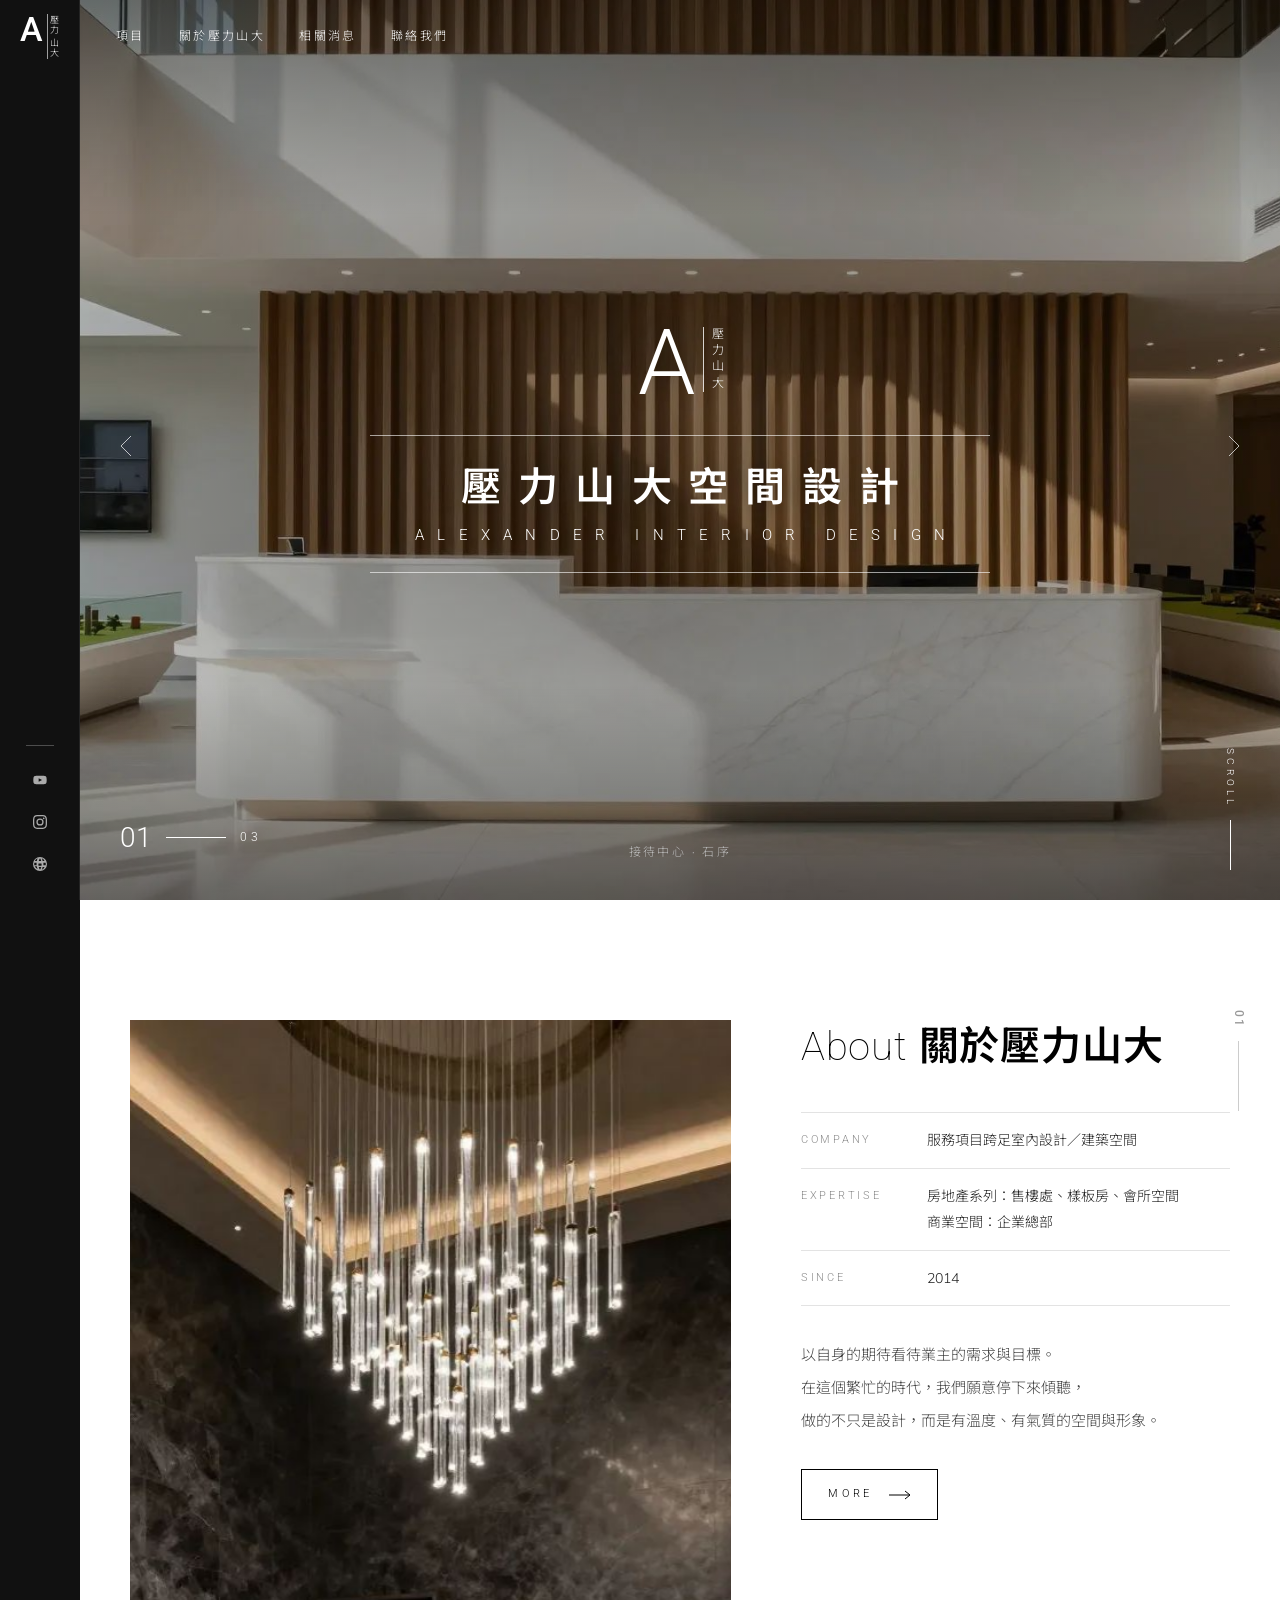
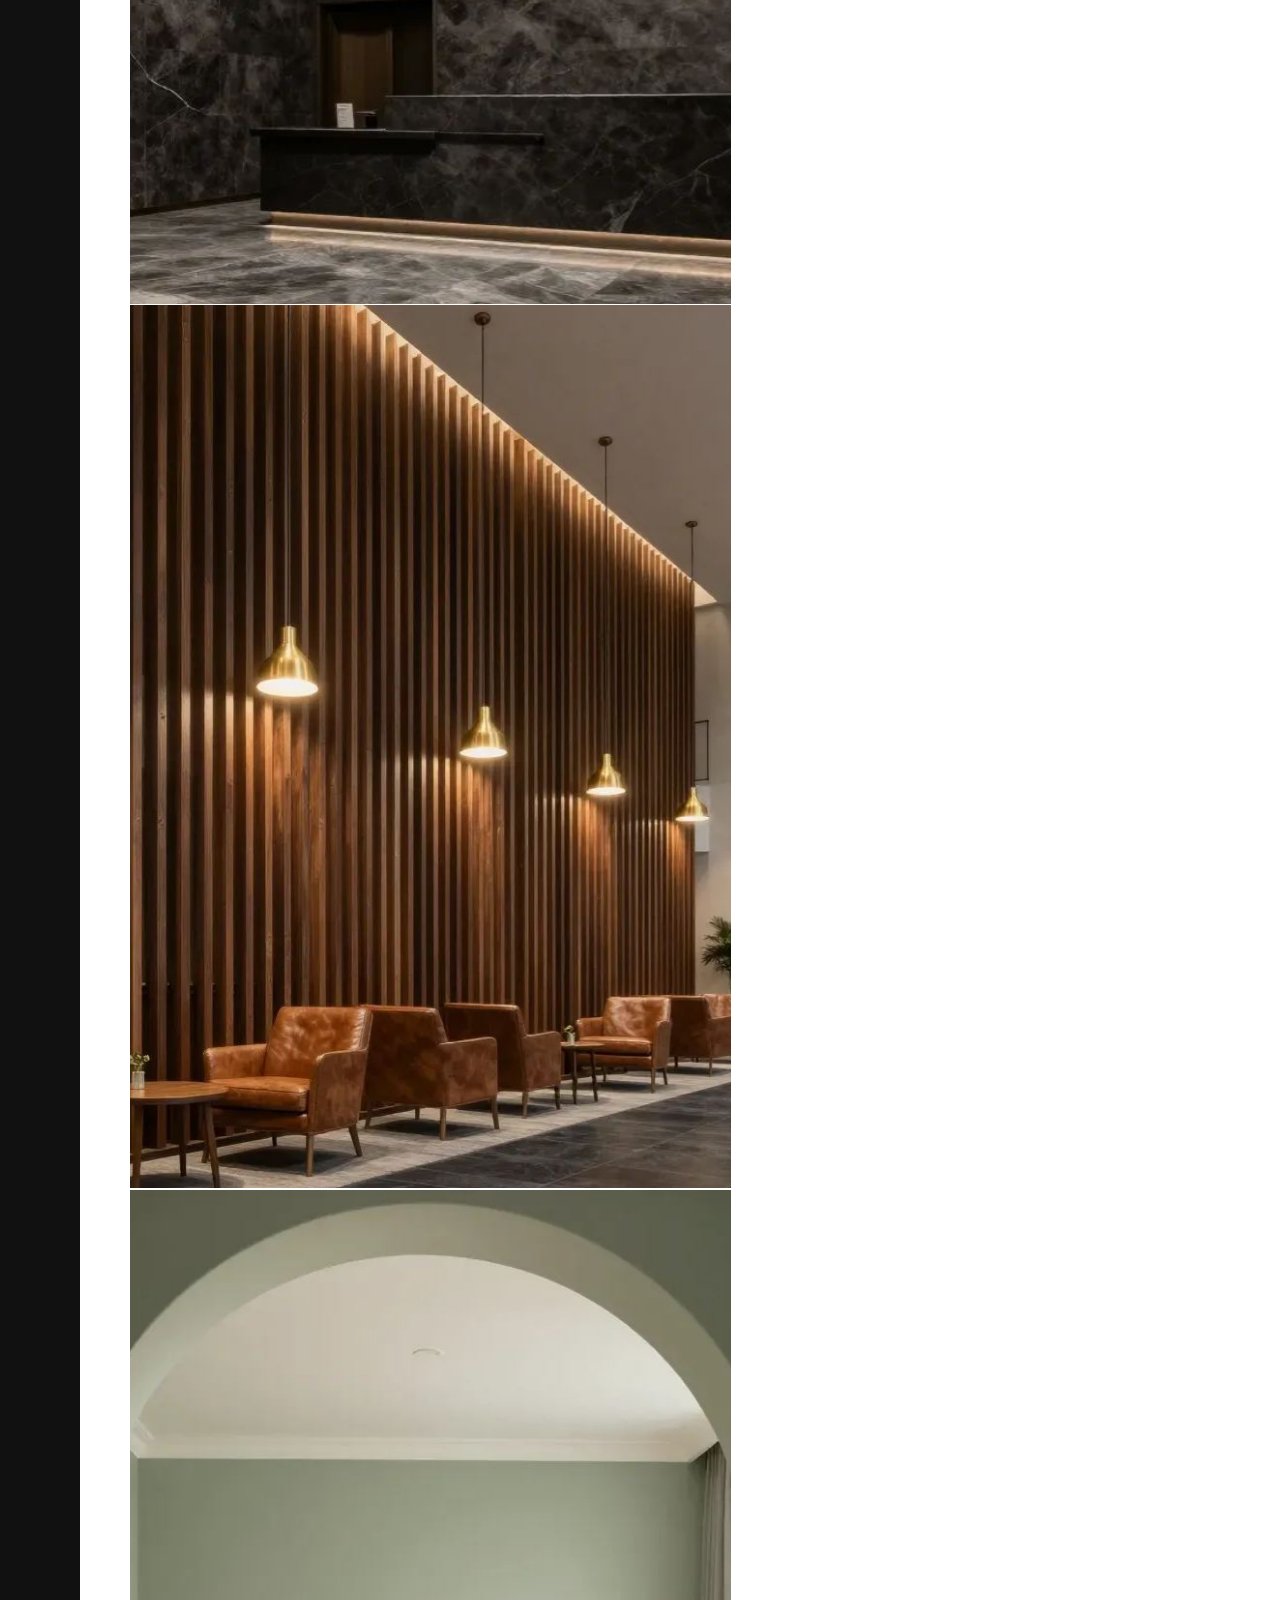
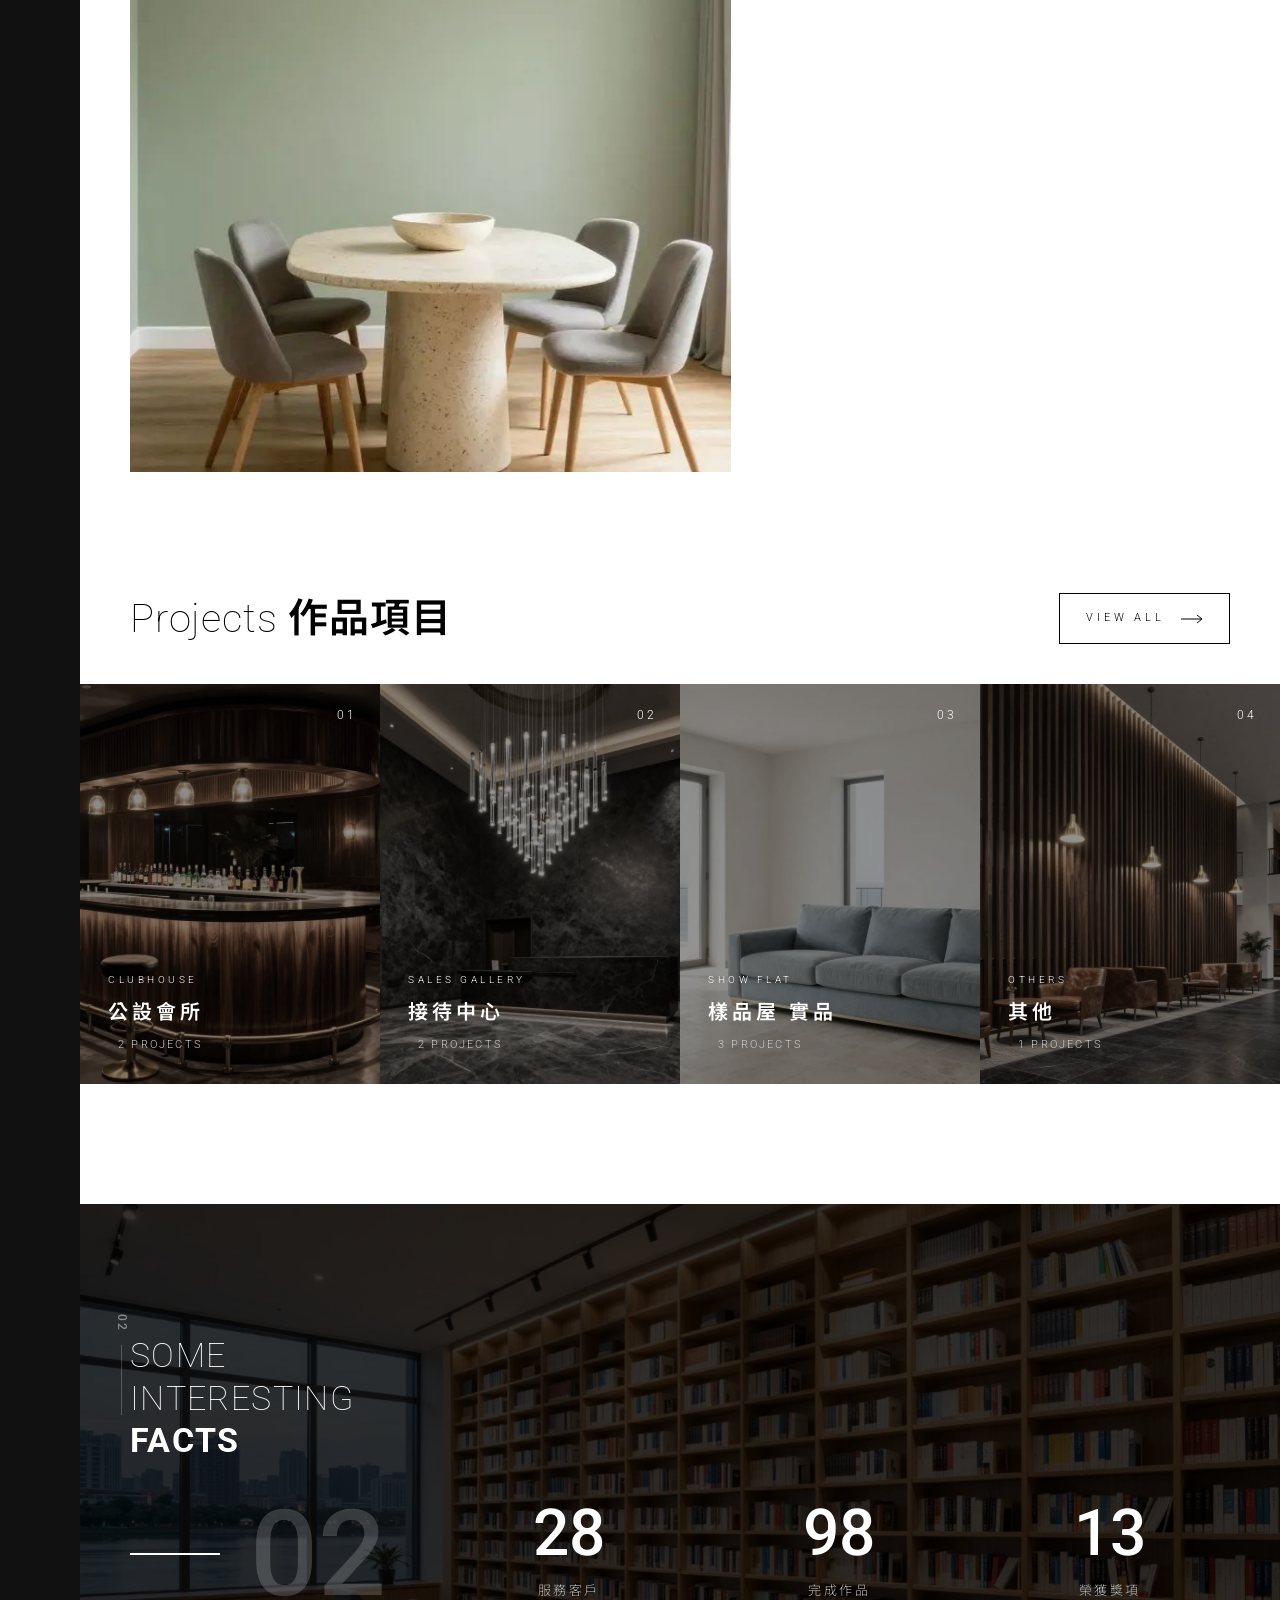
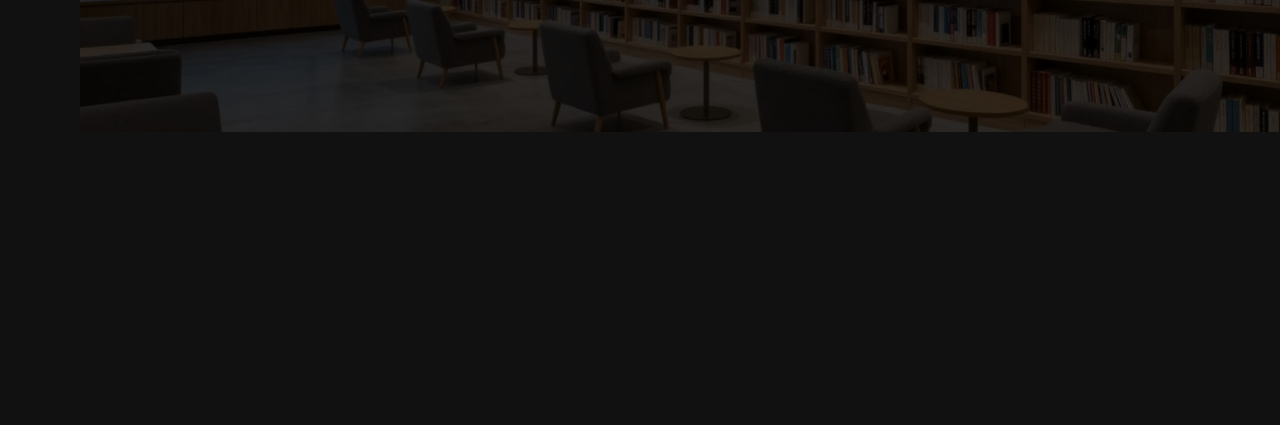
<file: index.html>
<!DOCTYPE html>
<html lang="zh-Hant">
<head>
<meta charset="utf-8">
<meta name="viewport" content="width=device-width, initial-scale=1, viewport-fit=cover">
<title>壓力山大空間設計 | Alexander Interior Design</title>
<meta name="description" content="壓力山大空間設計 Alexander Interior Design｜接待中心、樣品屋、公設會所與商業空間設計。">
<link rel="preconnect" href="https://fonts.googleapis.com"><link rel="preconnect" href="https://fonts.gstatic.com" crossorigin>
<link rel="stylesheet" href="https://fonts.googleapis.com/css2?family=Mulish:wght@600&family=Roboto:wght@100;200;300;500;700&family=Noto+Sans+TC:wght@300;500;600&display=swap">
<link rel="stylesheet" href="assets/style.css?v=5">
<script>document.documentElement.className='js'</script>
</head>
<body>
<div class="loader" aria-hidden="true"><i></i></div>
<main class="wrapper">
<section class="hero" aria-label="主視覺">
  <div class="bg on" style="background-image:url(assets/img/reception.jpg?v=3)"></div>
  <div class="bg" style="background-image:url(assets/img/arch.jpg?v=3)"></div>
  <div class="bg" style="background-image:url(assets/img/corporate.jpg?v=3)"></div>
  <div class="brand">
    <div class="mark" aria-hidden="true"><b>A</b><span>壓力山大</span></div>
    <i class="rule"></i>
    <h1>壓力山大空間設計</h1>
    <p>ALEXANDER INTERIOR DESIGN</p>
    <i class="rule"></i>
  </div>
  <button class="arrow prev" aria-label="上一張"><svg viewBox="0 0 22 22"><path d="M15 1 5 11l10 10"/></svg></button>
  <button class="arrow next" aria-label="下一張"><svg viewBox="0 0 22 22"><path d="m7 1 10 10L7 21"/></svg></button>
  <div class="count"><b id="cn">01</b><i id="bar"></i><span>03</span></div>
  <div class="cap" id="cap">接待中心 · 石序</div>
  <div class="scroll">SCROLL</div>
</section>

<section class="about">
  <div class="dec r">01</div>
  <div class="container"><div class="row">
    <div class="stack">
      <figure><img data-par="60" src="assets/img/lobby-tall.jpg?v=3" alt="接待中心大廳的水晶吊燈與深色石牆"></figure>
      <figure><img data-par="60" src="assets/img/corporate-tall.jpg?v=3" alt="木格柵與黃銅吊燈的等候區"></figure>
      <figure><img data-par="60" src="assets/img/arch-tall.jpg?v=3" alt="拱門後的鼠尾草綠餐廳"></figure>
    </div>
    <div class="stick rv">
      <h2 class="h-sec">About <strong>關於壓力山大</strong></h2>
      <dl class="kv">
        <div><dt>Company</dt><dd>服務項目跨足室內設計／建築空間</dd></div>
        <div><dt>Expertise</dt><dd>房地產系列：售樓處、樣板房、會所空間<br>商業空間：企業總部</dd></div>
        <div><dt>Since</dt><dd>2014</dd></div>
      </dl>
      <p class="quote">以自身的期待看待業主的需求與目標。<br>在這個繁忙的時代，我們願意停下來傾聽，<br>做的不只是設計，而是有溫度、有氣質的空間與形象。</p>
      <a class="btn" href="about.html">More <svg viewBox="0 0 22 10"><path d="M0 5h21M16 1l5 4-5 4"/></svg></a>
    </div>
  </div></div>
</section>

<section class="cats-sec">
  <div class="container">
    <div class="sec-head rv"><h2 class="h-sec">Projects <strong>作品項目</strong></h2><a class="btn" href="portfolio.html">View All <svg viewBox="0 0 22 10"><path d="M0 5h21M16 1l5 4-5 4"/></svg></a></div>
  </div>
  <div class="cats" id="cats"></div>
</section>

<section class="facts dark">
  <div class="dec l" style="color:#777">02</div>
  <div class="pbg" data-par="120" style="background-image:url(assets/img/library.jpg?v=3)"></div>
  <div class="container">
    <h2 class="h-sec rv">Some<br>Interesting<br><strong>Facts</strong></h2>
    <div class="row rv">
      <div class="bigno"><span>02</span></div>
      <div class="fact"><div class="n" data-to="38">38</div><div class="l">服務客戶</div></div>
      <div class="fact"><div class="n" data-to="133">133</div><div class="l">完成作品</div></div>
      <div class="fact"><div class="n" data-to="17">17</div><div class="l">榮獲獎項</div></div>
    </div>
  </div>
</section>
</main>
<script src="assets/main.js?v=4"></script>
<script>

document.getElementById('cats').innerHTML = Object.entries(CATS).map(([k,c],i) => {
  const list = PROJECTS.filter(p => p.cat === k);
  return `<a class="cat rv" href="portfolio.html?cat=${k}"><img src="${IMG(list[0].img)}" alt="" loading="lazy"><span class="no">0${i+1}</span><span class="t"><small>${c.en}</small><b>${c.zh}</b><i>${list.length} PROJECTS</i></span></a>`;
}).join('');
// 主視覺輪播
const bgs=[...document.querySelectorAll('.hero .bg')], caps=['接待中心 · 石序','樣品屋 實品 · 鼠尾草拱門','企業總部 · 企業總部大廳'];
let n=0, tm;
function show(k){ bgs[n].classList.remove('on'); n=(k+bgs.length)%bgs.length; bgs[n].classList.add('on');
  document.getElementById('cn').textContent='0'+(n+1); document.getElementById('cap').textContent=caps[n];
  const b=document.getElementById('bar'); b.replaceWith(b.cloneNode()); // 重新跑進度條
  clearTimeout(tm); if(!reduce) tm=setTimeout(()=>show(n+1),6000); }
document.querySelector('.arrow.prev').onclick=()=>show(n-1);
document.querySelector('.arrow.next').onclick=()=>show(n+1);
if(!reduce) tm=setTimeout(()=>show(1),6000);
counters();
ready();
</script>
</body>
</html>
</file>
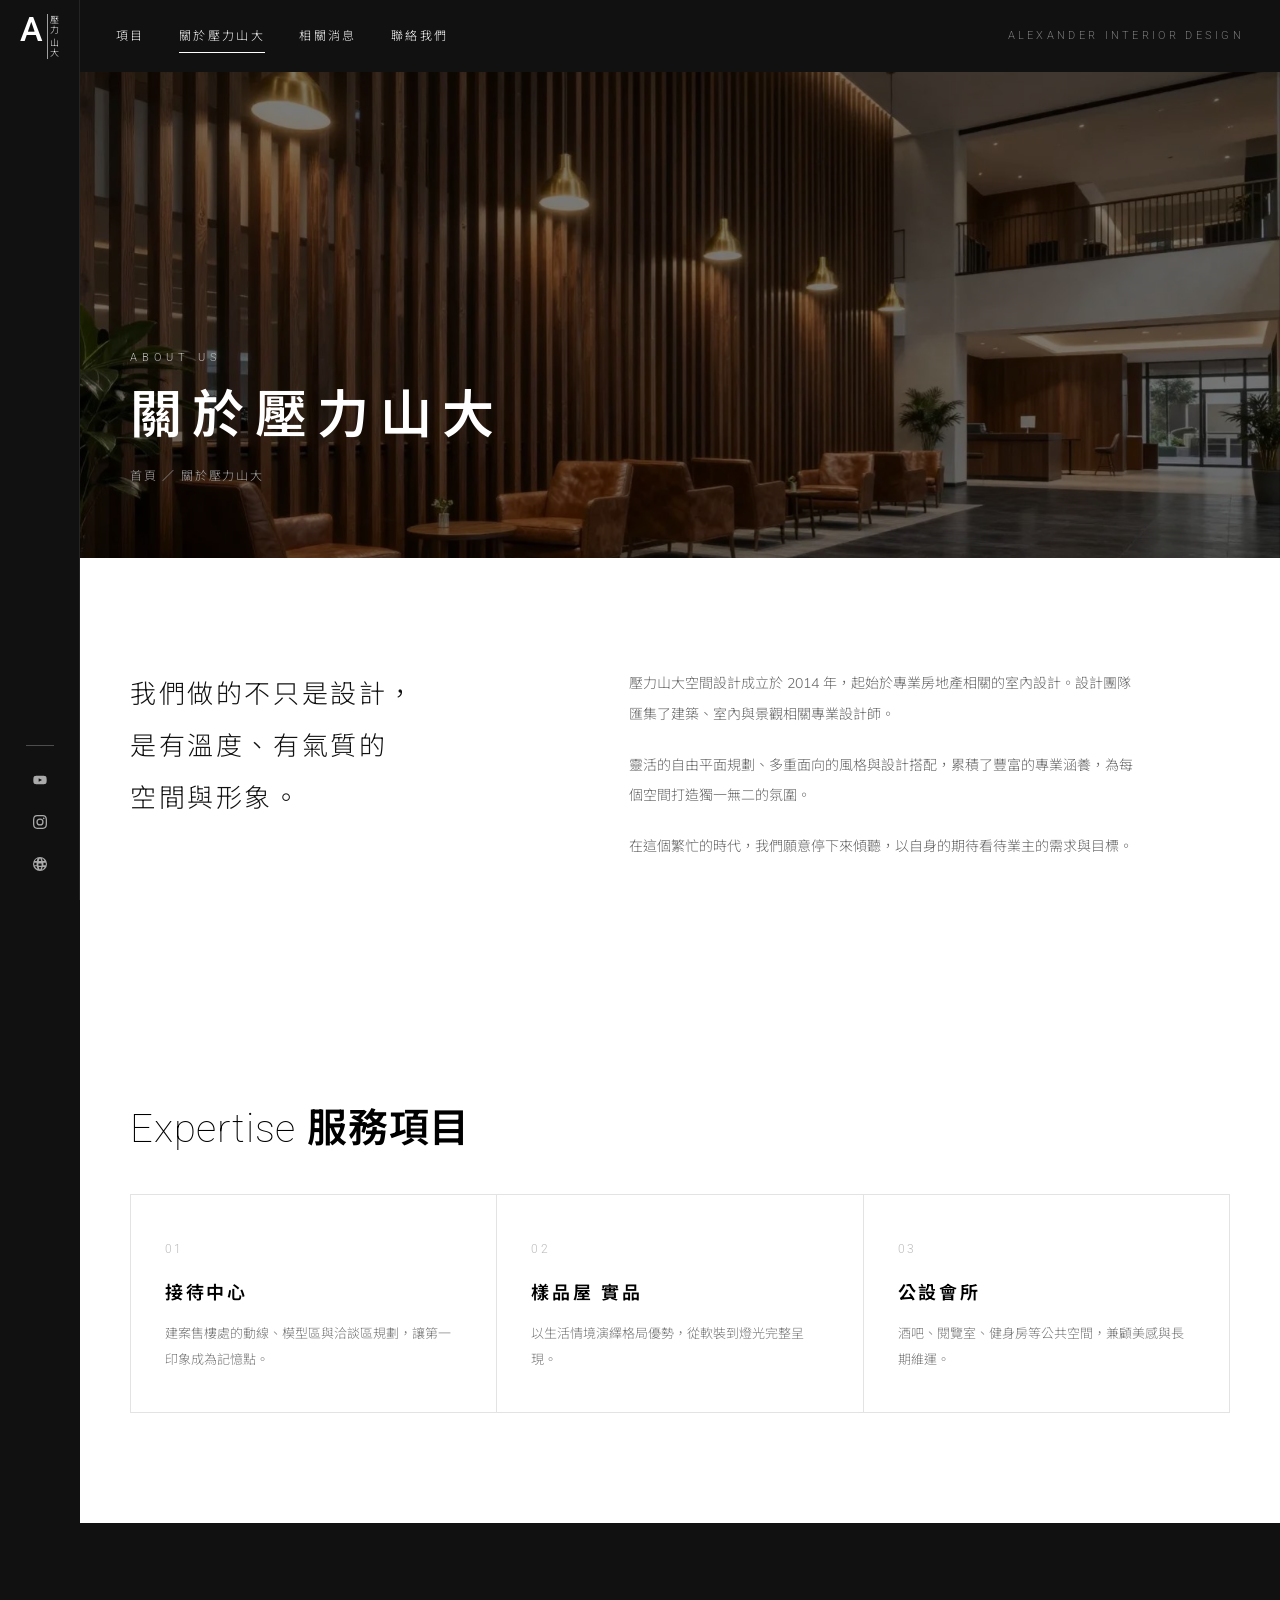
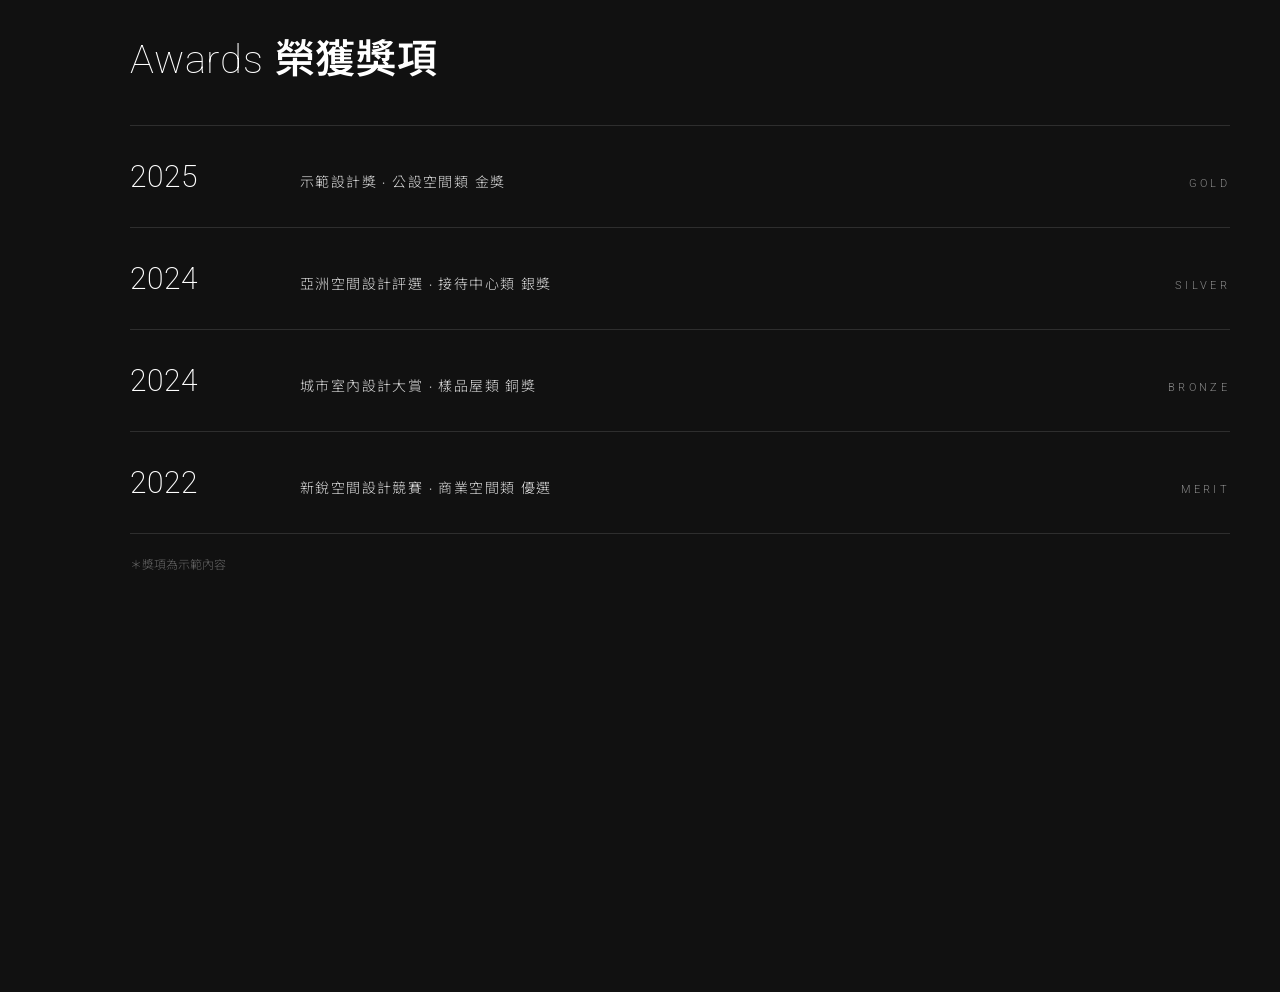
<file: about.html>
<!DOCTYPE html>
<html lang="zh-Hant">
<head>
<meta charset="utf-8">
<meta name="viewport" content="width=device-width, initial-scale=1, viewport-fit=cover">
<title>關於壓力山大 | 壓力山大空間設計</title>
<meta name="description" content="壓力山大空間設計 Alexander Interior Design｜接待中心、樣品屋、公設會所與商業空間設計。">
<link rel="preconnect" href="https://fonts.googleapis.com"><link rel="preconnect" href="https://fonts.gstatic.com" crossorigin>
<link rel="stylesheet" href="https://fonts.googleapis.com/css2?family=Mulish:wght@600&family=Roboto:wght@100;200;300;500;700&family=Noto+Sans+TC:wght@300;500;600&display=swap">
<link rel="stylesheet" href="assets/style.css?v=5">
<script>document.documentElement.className='js'</script>
</head>
<body>
<div class="loader" aria-hidden="true"><i></i></div>
<main class="wrapper">
<section class="ptitle"><div class="pbg" data-par="80" style="background-image:url(assets/img/corporate.jpg?v=3)"></div>
<div class="container rv"><small>ABOUT US</small><h1 id="ttl">關於壓力山大</h1><div class="crumb" id="crumb"><a href="index.html">首頁</a> ／ 關於壓力山大</div></div></section>
<section class="container"><div class="lead2">
  <p class="big rv">我們做的不只是設計，<br>是有溫度、有氣質的<br>空間與形象。</p>
  <div class="rv">
    <p>壓力山大空間設計成立於 2014 年，起始於專業房地產相關的室內設計。設計團隊匯集了建築、室內與景觀相關專業設計師。</p>
    <p>靈活的自由平面規劃、多重面向的風格與設計搭配，累積了豐富的專業涵養，為每個空間打造獨一無二的氛圍。</p>
    <p>在這個繁忙的時代，我們願意停下來傾聽，以自身的期待看待業主的需求與目標。</p>
  </div>
</div></section>
<section class="svc"><div class="container">
  <h2 class="h-sec rv">Expertise <strong>服務項目</strong></h2>
  <div class="g rv">
    <div><small>01</small><h3>接待中心</h3><p>建案售樓處的動線、模型區與洽談區規劃，讓第一印象成為記憶點。</p></div>
    <div><small>02</small><h3>樣品屋 實品</h3><p>以生活情境演繹格局優勢，從軟裝到燈光完整呈現。</p></div>
    <div><small>03</small><h3>公設會所</h3><p>酒吧、閱覽室、健身房等公共空間，兼顧美感與長期維運。</p></div>
  </div>
</div></section>
<section class="awards dark"><div class="container">
  <h2 class="h-sec rv">Awards <strong>榮獲獎項</strong></h2>
  <ul class="alist rv">
    <li><b>2025</b><span>示範設計獎 · 公設空間類 金獎</span><em>Gold</em></li>
    <li><b>2024</b><span>亞洲空間設計評選 · 接待中心類 銀獎</span><em>Silver</em></li>
    <li><b>2024</b><span>城市室內設計大賞 · 樣品屋類 銅獎</span><em>Bronze</em></li>
    <li><b>2022</b><span>新銳空間設計競賽 · 商業空間類 優選</span><em>Merit</em></li>
  </ul>
  <p style="color:#666;font-size:12px;margin-top:20px">＊獎項為示範內容</p>
</div></section>
</main>
<script src="assets/main.js?v=4"></script>
<script>

ready();
</script>
</body>
</html>
</file>
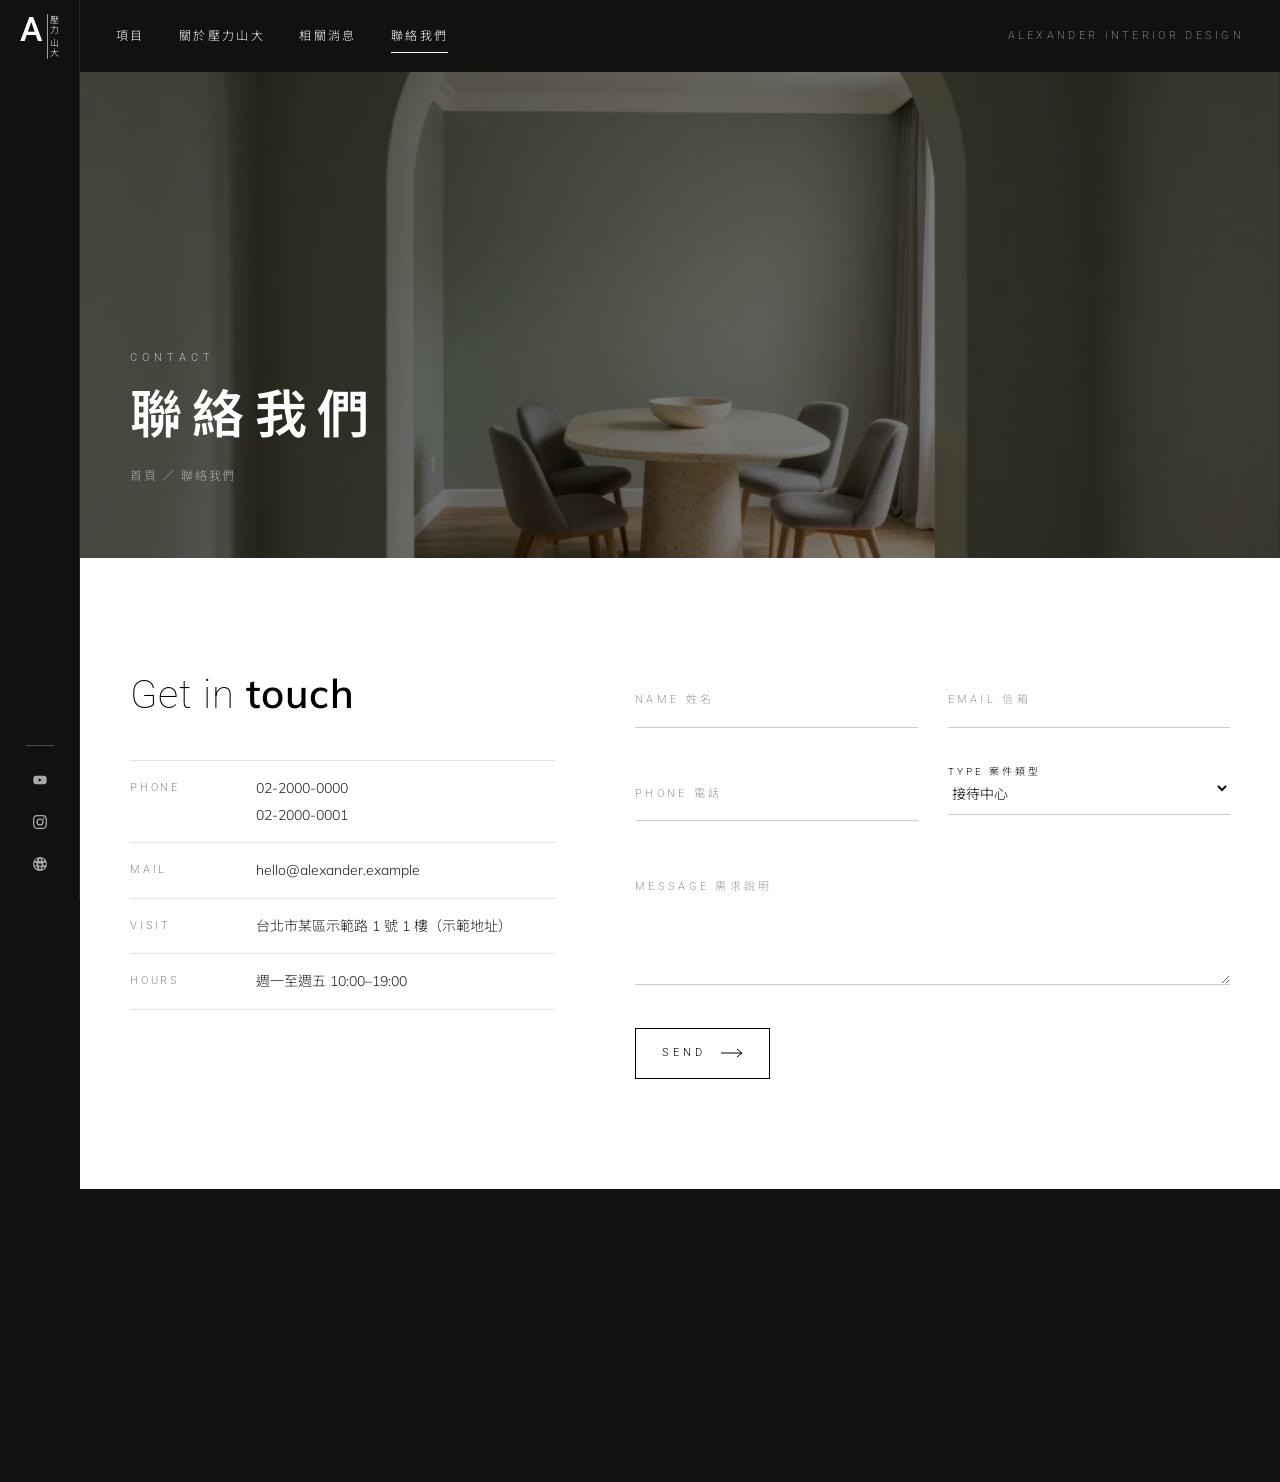
<file: contact.html>
<!DOCTYPE html>
<html lang="zh-Hant">
<head>
<meta charset="utf-8">
<meta name="viewport" content="width=device-width, initial-scale=1, viewport-fit=cover">
<title>聯絡我們 | 壓力山大空間設計</title>
<meta name="description" content="壓力山大空間設計 Alexander Interior Design｜接待中心、樣品屋、公設會所與商業空間設計。">
<link rel="preconnect" href="https://fonts.googleapis.com"><link rel="preconnect" href="https://fonts.gstatic.com" crossorigin>
<link rel="stylesheet" href="https://fonts.googleapis.com/css2?family=Mulish:wght@600&family=Roboto:wght@100;200;300;500;700&family=Noto+Sans+TC:wght@300;500;600&display=swap">
<link rel="stylesheet" href="assets/style.css?v=5">
<script>document.documentElement.className='js'</script>
</head>
<body>
<div class="loader" aria-hidden="true"><i></i></div>
<main class="wrapper">
<section class="ptitle"><div class="pbg" data-par="80" style="background-image:url(assets/img/arch.jpg?v=3)"></div>
<div class="container rv"><small>CONTACT</small><h1 id="ttl">聯絡我們</h1><div class="crumb" id="crumb"><a href="index.html">首頁</a> ／ 聯絡我們</div></div></section>
<section class="container"><div class="ct">
  <div class="rv">
    <h2 class="h-sec">Get in <strong>touch</strong></h2>
    <dl class="kv">
      <div><dt>Phone</dt><dd>02-2000-0000<br>02-2000-0001</dd></div>
      <div><dt>Mail</dt><dd>hello@alexander.example</dd></div>
      <div><dt>Visit</dt><dd>台北市某區示範路 1 號 1 樓（示範地址）</dd></div>
      <div><dt>Hours</dt><dd>週一至週五 10:00–19:00</dd></div>
    </dl>
  </div>
  <form id="f" class="rv" novalidate>
    <label class="f"><input id="n" placeholder=" " required><span>Name 姓名</span></label>
    <label class="f"><input id="m" type="email" placeholder=" " required><span>Email 信箱</span></label>
    <label class="f"><input id="ph" placeholder=" "><span>Phone 電話</span></label>
    <label class="f"><select id="t"><option>接待中心</option><option>樣品屋 實品</option><option>公設會所</option><option>其他</option></select><span>Type 案件類型</span></label>
    <label class="f full"><textarea id="c" placeholder=" "></textarea><span>Message 需求說明</span></label>
    <div><button class="btn">Send <svg viewBox="0 0 22 10"><path d="M0 5h21M16 1l5 4-5 4"/></svg></button></div>
    <p class="ok" id="ok" hidden>已收到，我們會盡快與你聯繫。（示範用，表單不會真的寄出）</p>
  </form>
</div></section>
</main>
<script src="assets/main.js?v=4"></script>
<script>
document.getElementById('f').addEventListener('submit',e=>{e.preventDefault();const f=e.target;if(!f.checkValidity()){f.reportValidity();return;}document.getElementById('ok').hidden=false;});
ready();
</script>
</body>
</html>
</file>
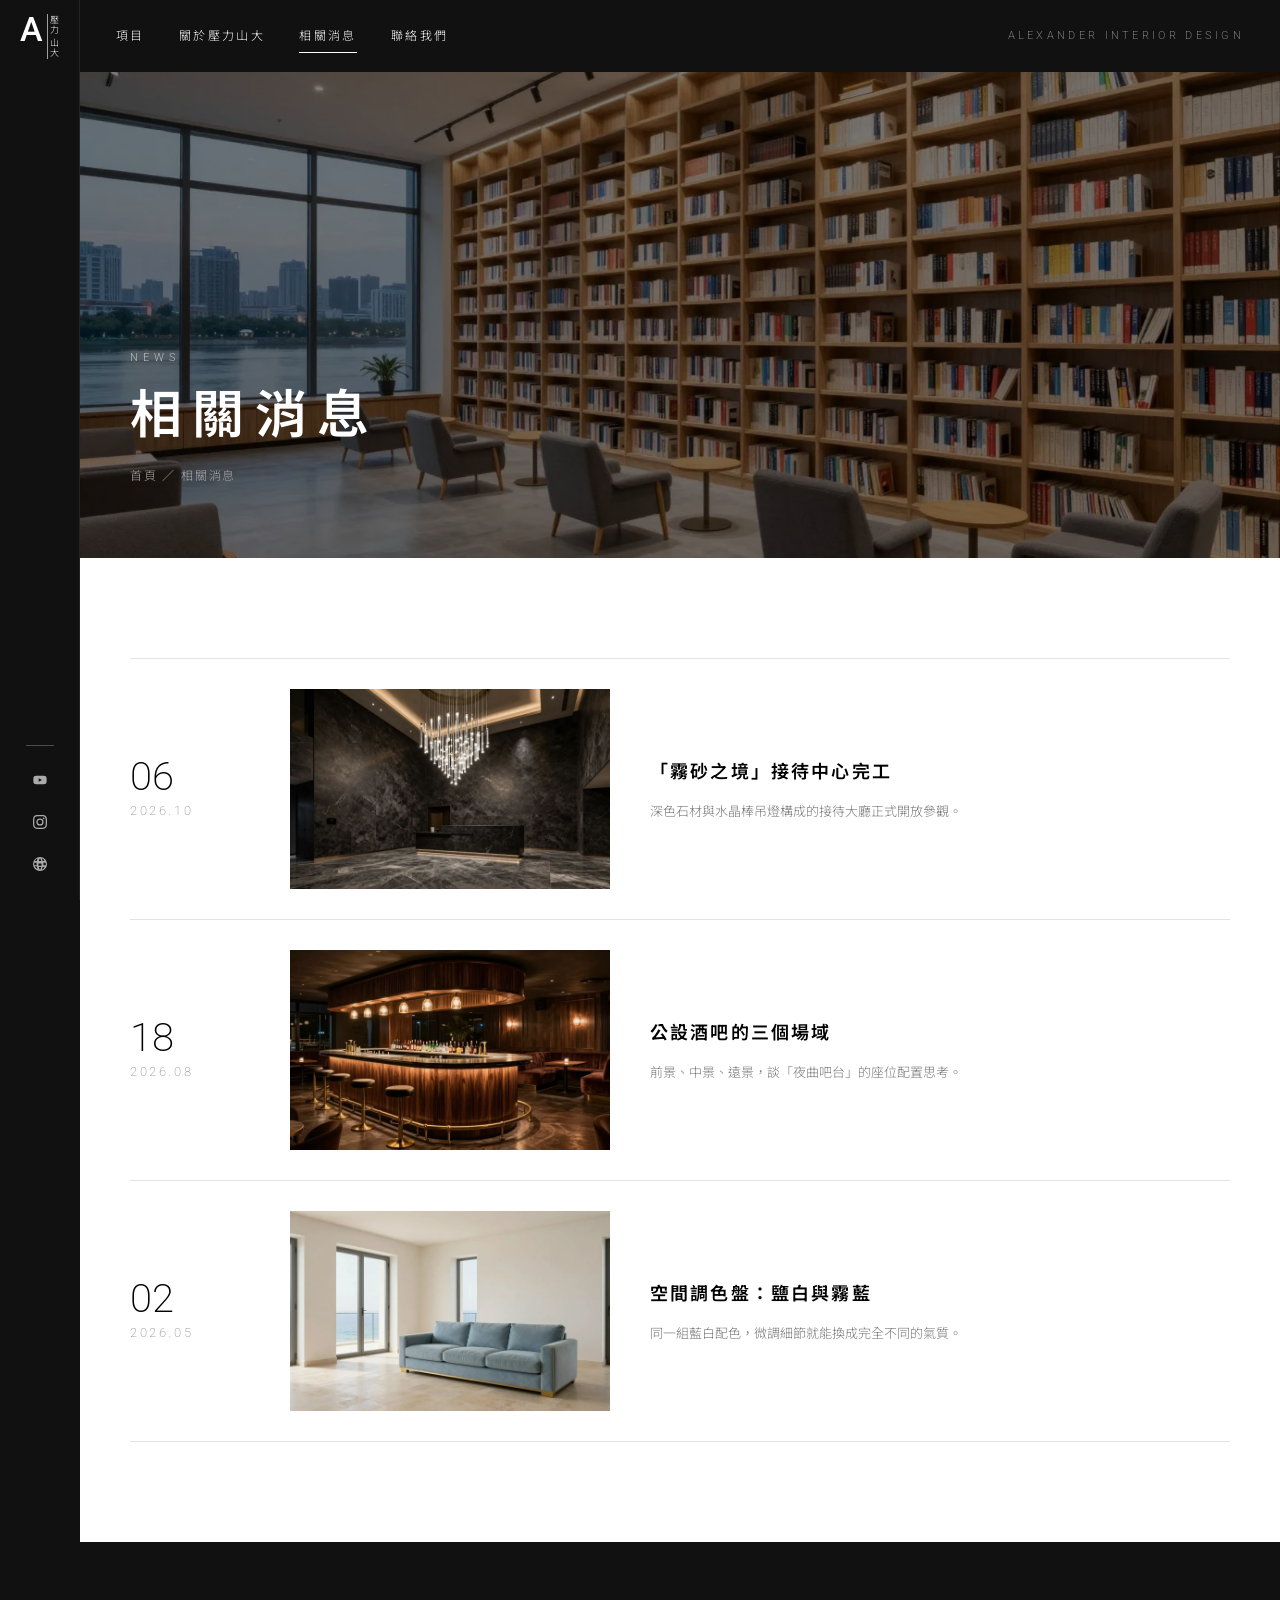
<file: news.html>
<!DOCTYPE html>
<html lang="zh-Hant">
<head>
<meta charset="utf-8">
<meta name="viewport" content="width=device-width, initial-scale=1, viewport-fit=cover">
<title>相關消息 | 壓力山大空間設計</title>
<meta name="description" content="壓力山大空間設計 Alexander Interior Design｜接待中心、樣品屋、公設會所與商業空間設計。">
<link rel="preconnect" href="https://fonts.googleapis.com"><link rel="preconnect" href="https://fonts.gstatic.com" crossorigin>
<link rel="stylesheet" href="https://fonts.googleapis.com/css2?family=Mulish:wght@600&family=Roboto:wght@100;200;300;500;700&family=Noto+Sans+TC:wght@300;500;600&display=swap">
<link rel="stylesheet" href="assets/style.css?v=5">
<script>document.documentElement.className='js'</script>
</head>
<body>
<div class="loader" aria-hidden="true"><i></i></div>
<main class="wrapper">
<section class="ptitle"><div class="pbg" data-par="80" style="background-image:url(assets/img/library.jpg?v=3)"></div>
<div class="container rv"><small>NEWS</small><h1 id="ttl">相關消息</h1><div class="crumb" id="crumb"><a href="index.html">首頁</a> ／ 相關消息</div></div></section>
<section class="container"><div class="news">
  <a class="rv" href="project.html?id=p01"><time><b>06</b>2026.10</time><figure><img src="assets/img/lobby.jpg?v=3" alt="" loading="lazy"></figure><div><h3>「霧砂之境」接待中心完工</h3><p>深色石材與水晶棒吊燈構成的接待大廳正式開放參觀。</p></div></a>
  <a class="rv" href="project.html?id=p02"><time><b>18</b>2026.08</time><figure><img src="assets/img/bar.jpg?v=3" alt="" loading="lazy"></figure><div><h3>公設酒吧的三個場域</h3><p>前景、中景、遠景，談「夜曲吧台」的座位配置思考。</p></div></a>
  <a class="rv" href="project.html?id=p03"><time><b>02</b>2026.05</time><figure><img src="assets/img/coast.jpg?v=3" alt="" loading="lazy"></figure><div><h3>空間調色盤：鹽白與霧藍</h3><p>同一組藍白配色，微調細節就能換成完全不同的氣質。</p></div></a>
</div></section>
</main>
<script src="assets/main.js?v=4"></script>
<script>

ready();
</script>
</body>
</html>
</file>
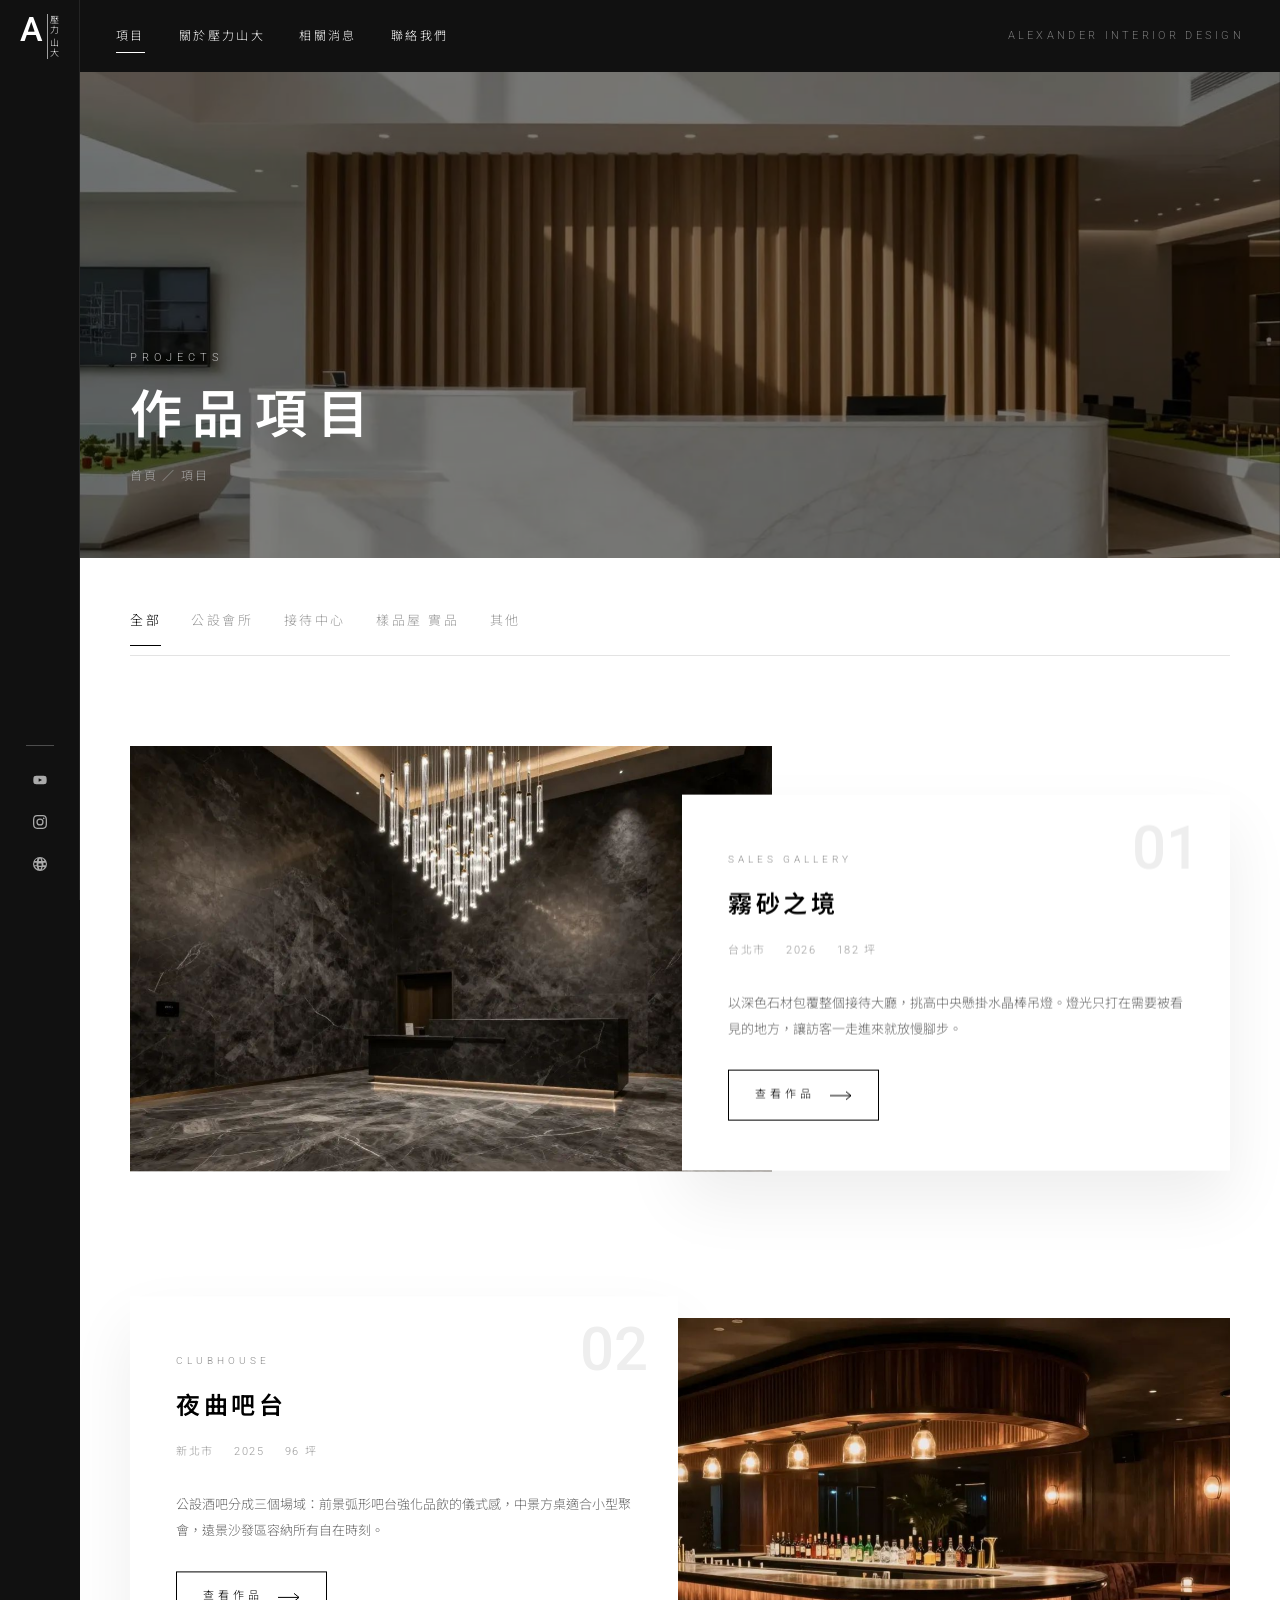
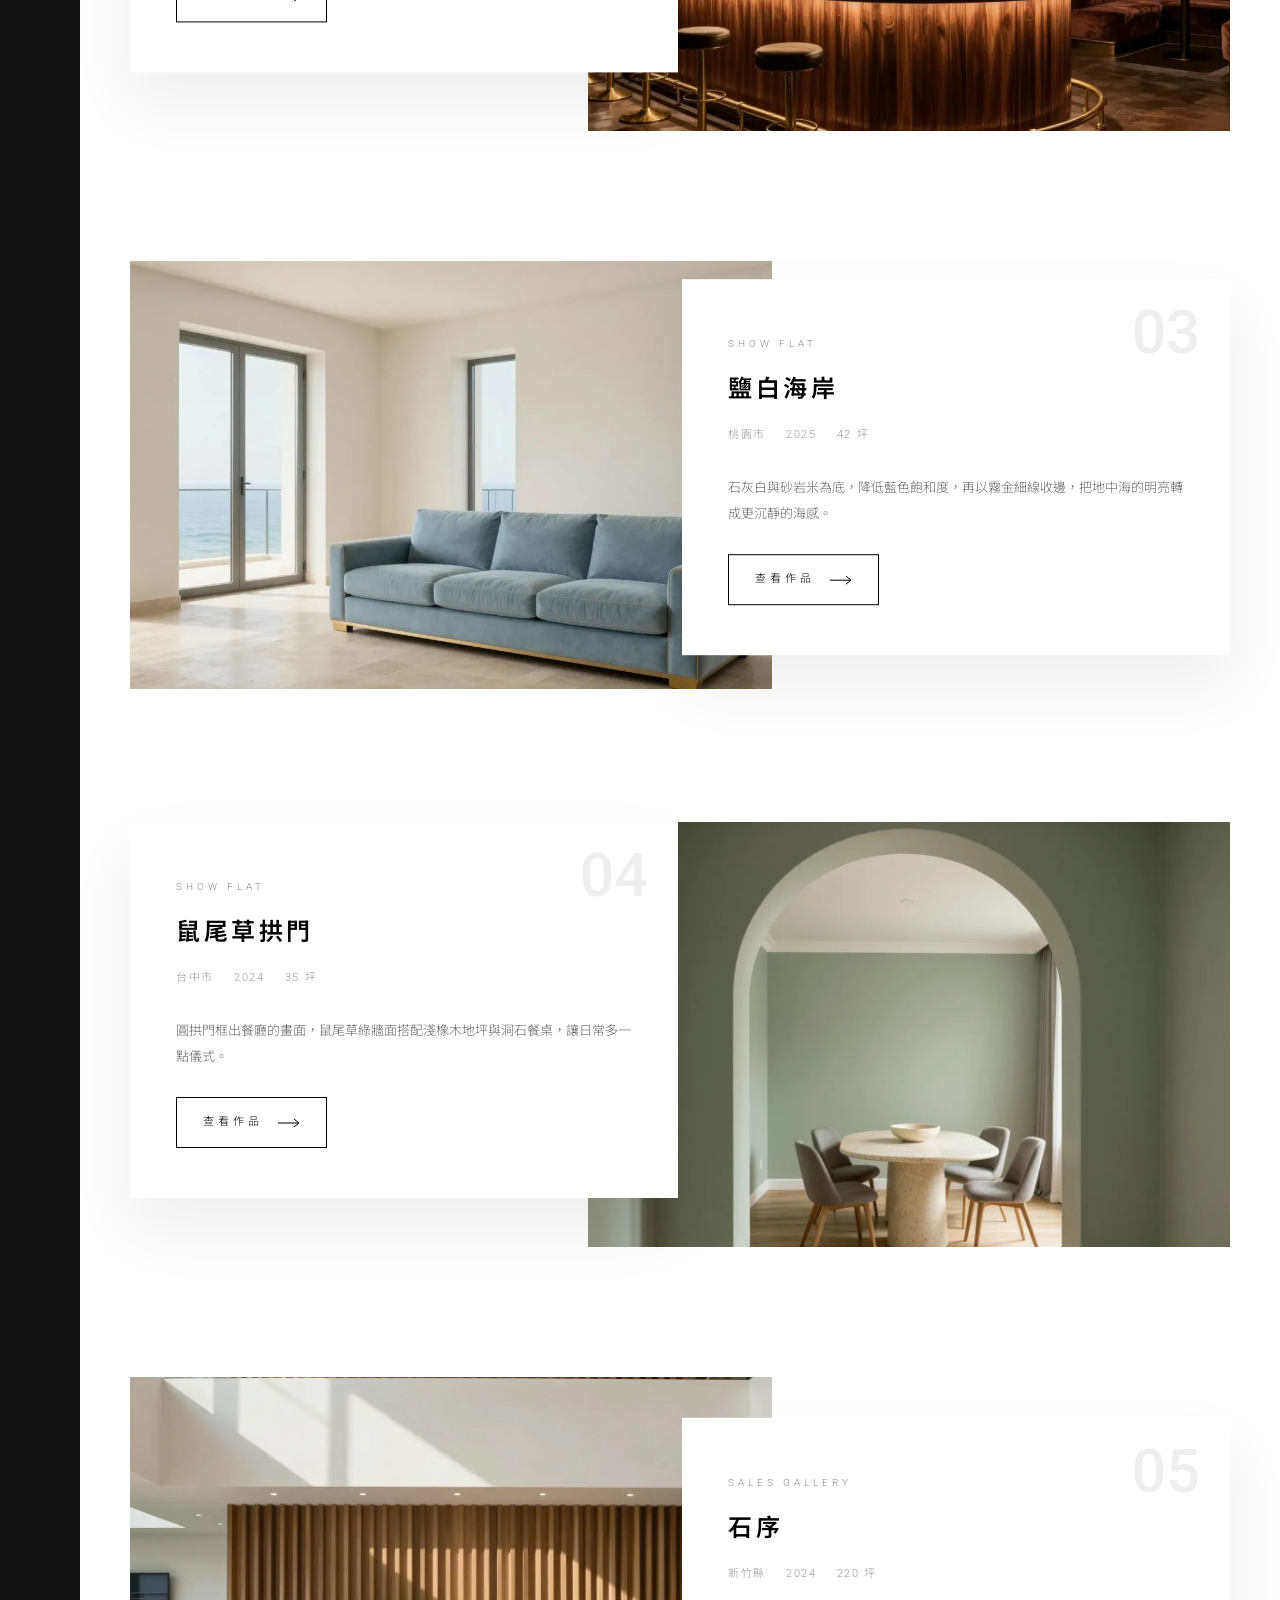
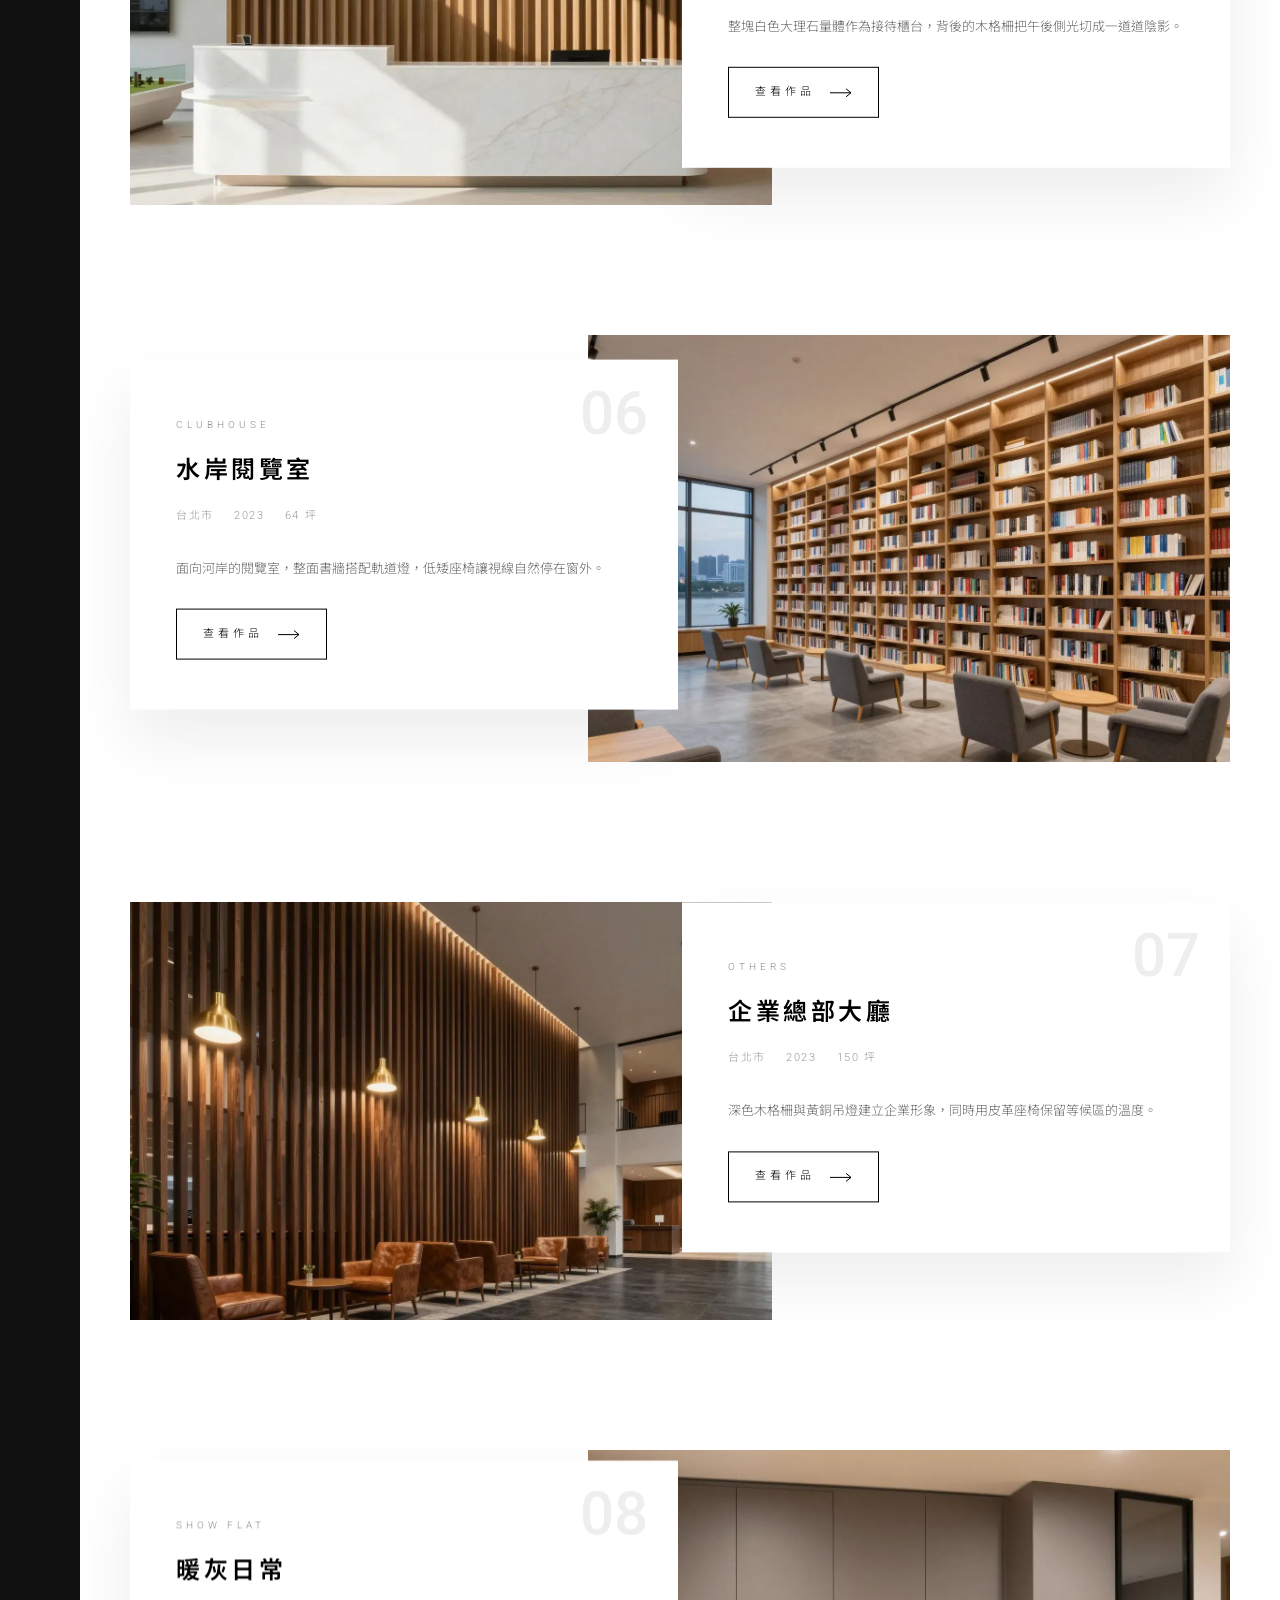
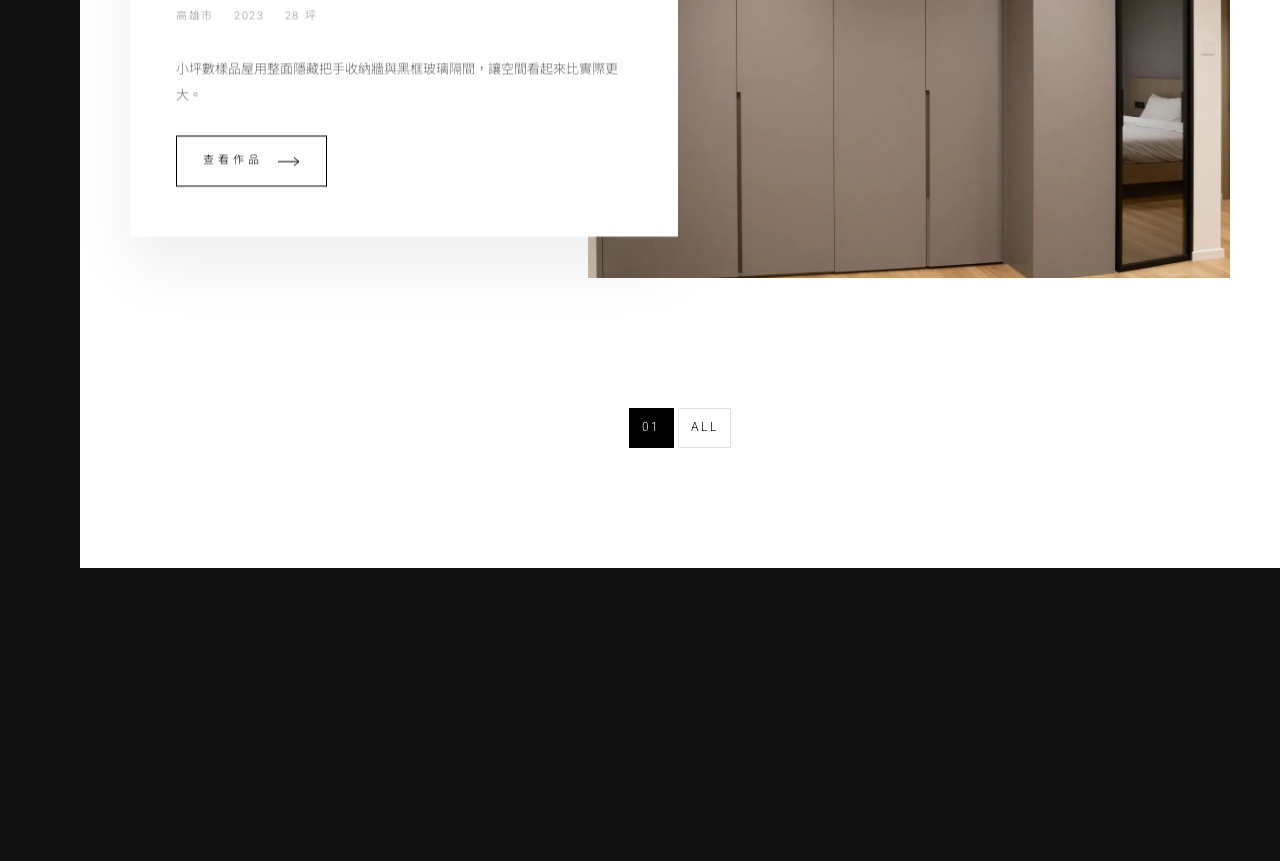
<file: portfolio.html>
<!DOCTYPE html>
<html lang="zh-Hant">
<head>
<meta charset="utf-8">
<meta name="viewport" content="width=device-width, initial-scale=1, viewport-fit=cover">
<title>作品項目 | 壓力山大空間設計</title>
<meta name="description" content="壓力山大空間設計 Alexander Interior Design｜接待中心、樣品屋、公設會所與商業空間設計。">
<link rel="preconnect" href="https://fonts.googleapis.com"><link rel="preconnect" href="https://fonts.gstatic.com" crossorigin>
<link rel="stylesheet" href="https://fonts.googleapis.com/css2?family=Mulish:wght@600&family=Roboto:wght@100;200;300;500;700&family=Noto+Sans+TC:wght@300;500;600&display=swap">
<link rel="stylesheet" href="assets/style.css?v=5">
<script>document.documentElement.className='js'</script>
</head>
<body>
<div class="loader" aria-hidden="true"><i></i></div>
<main class="wrapper">
<section class="ptitle"><div class="pbg" data-par="80" style="background-image:url(assets/img/reception.jpg?v=3)"></div>
<div class="container rv"><small>PROJECTS</small><h1 id="ttl">作品項目</h1><div class="crumb" id="crumb"><a href="index.html">首頁</a> ／ 項目</div></div></section>
<section class="container">
  <nav class="tabs" id="tabs" aria-label="作品分類"></nav>
  <div class="plist" id="plist"></div>
  <div class="pager"><span>01</span><a href="portfolio.html">ALL</a></div>
</section>
</main>
<script src="assets/main.js?v=4"></script>
<script>

const q=new URLSearchParams(location.search).get('cat'), cat=CATS[q]?q:'all';
document.getElementById('tabs').innerHTML=[['all','全部'],...Object.entries(CATS).map(([k,c])=>[k,c.zh])]
  .map(([k,t])=>`<a href="portfolio.html${k==='all'?'':'?cat='+k}" aria-current="${k===cat}">${t}</a>`).join('');
if(cat!=='all'){ document.getElementById('ttl').textContent=CATS[cat].zh; document.querySelector('.ptitle small').textContent=CATS[cat].en;
  document.getElementById('crumb').innerHTML=`<a href="index.html">首頁</a> ／ <a href="portfolio.html">項目</a> ／ ${CATS[cat].zh}`;
  document.title=CATS[cat].zh+' | 壓力山大空間設計'; }
const list=PROJECTS.filter(p=>cat==='all'||p.cat===cat);
document.getElementById('plist').innerHTML=list.map((p,i)=>`
<article class="pitem${i%2?' rev':''}">
  <a class="media" href="project.html?id=${p.id}"><img data-par="50" src="${IMG(p.img)}" alt="${p.title}" loading="lazy"></a>
  <div class="deck rv" data-par="-40"><span class="no">${String(i+1).padStart(2,'0')}</span>
    <small>${CATS[p.cat].en}</small><h3>${p.title}</h3>
    <div class="meta"><span>${p.city}</span><span>${p.year}</span><span>${p.size}</span></div>
    <p>${p.text}</p><a class="btn" href="project.html?id=${p.id}">查看作品 ${ARROW}</a></div>
</article>`).join('');
ready();
</script>
</body>
</html>
</file>
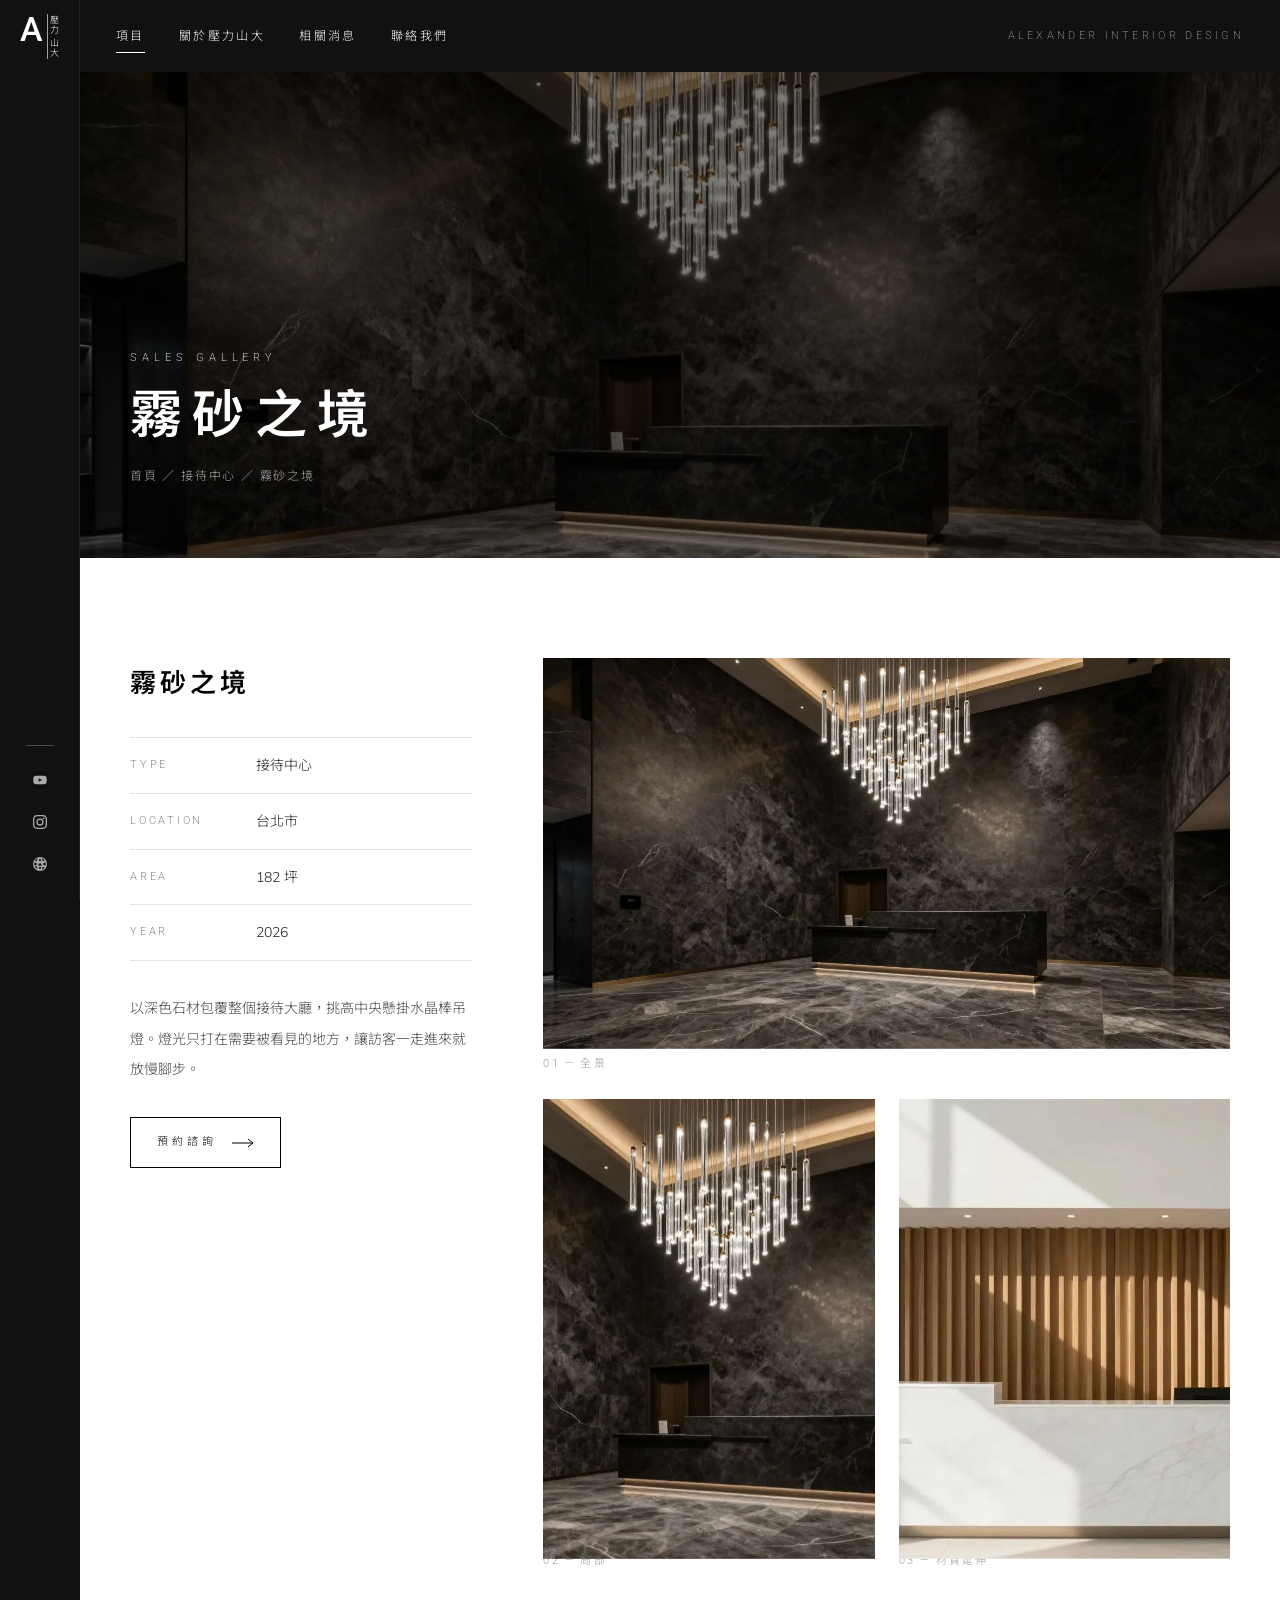
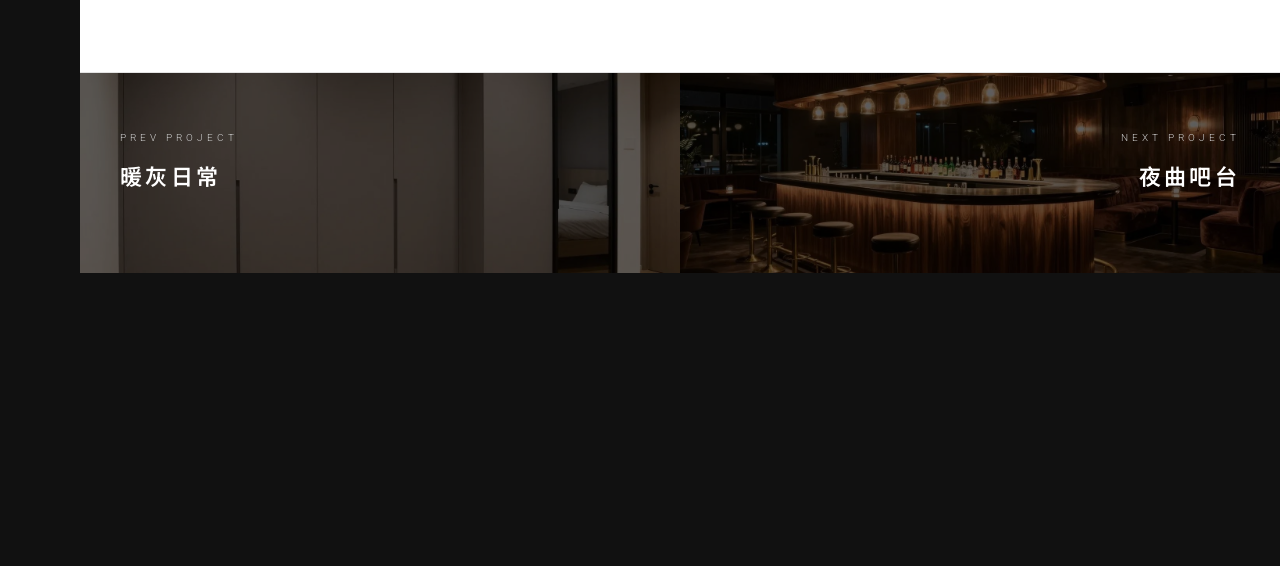
<file: project.html>
<!DOCTYPE html>
<html lang="zh-Hant">
<head>
<meta charset="utf-8">
<meta name="viewport" content="width=device-width, initial-scale=1, viewport-fit=cover">
<title>作品 | 壓力山大空間設計</title>
<meta name="description" content="壓力山大空間設計 Alexander Interior Design｜接待中心、樣品屋、公設會所與商業空間設計。">
<link rel="preconnect" href="https://fonts.googleapis.com"><link rel="preconnect" href="https://fonts.gstatic.com" crossorigin>
<link rel="stylesheet" href="https://fonts.googleapis.com/css2?family=Mulish:wght@600&family=Roboto:wght@100;200;300;500;700&family=Noto+Sans+TC:wght@300;500;600&display=swap">
<link rel="stylesheet" href="assets/style.css?v=5">
<script>document.documentElement.className='js'</script>
</head>
<body>
<div class="loader" aria-hidden="true"><i></i></div>
<main class="wrapper">
<section class="ptitle"><div class="pbg" id="pbg" data-par="80"></div>
<div class="container rv"><small id="pen"></small><h1 id="ttl"></h1><div class="crumb" id="crumb"></div></div></section>
<section class="container"><div class="pd">
  <div><div class="stick rv">
    <h2 id="pt"></h2>
    <dl class="kv" id="spec"></dl>
    <p class="quote" id="ptx"></p>
    <a class="btn" href="contact.html">預約諮詢 <svg viewBox="0 0 22 10"><path d="M0 5h21M16 1l5 4-5 4"/></svg></a>
  </div></div>
  <div class="shots" id="shots"></div>
</div></section>
<nav class="nextp" id="nextp" aria-label="其他作品"></nav>
</main>
<script src="assets/main.js?v=4"></script>
<script>

const id=new URLSearchParams(location.search).get('id');
const k=Math.max(0,PROJECTS.findIndex(p=>p.id===id)), p=PROJECTS[k], c=CATS[p.cat];
document.title=p.title+' | 壓力山大空間設計';
document.getElementById('pbg').style.backgroundImage=`url(${IMG(p.img)})`;
document.getElementById('pen').textContent=c.en;
document.getElementById('ttl').textContent=document.getElementById('pt').textContent=p.title;
document.getElementById('crumb').innerHTML=`<a href="index.html">首頁</a> ／ <a href="portfolio.html?cat=${p.cat}">${c.zh}</a> ／ ${p.title}`;
document.getElementById('spec').innerHTML=[['Type',c.zh],['Location',p.city],['Area',p.size],['Year',p.year]].map(([a,b])=>`<div><dt>${a}</dt><dd>${b}</dd></div>`).join('');
document.getElementById('ptx').textContent=p.text;
const other=PROJECTS.filter(x=>x.id!==p.id&&x.cat===p.cat)[0]||PROJECTS[(k+1)%PROJECTS.length];
document.getElementById('shots').innerHTML=`
<figure class="rv"><img data-par="40" src="${IMG(p.img)}" alt="${p.title} 全景"><figcaption>01 — 全景</figcaption></figure>
<div class="pair rv"><figure><img src="${IMG(p.img+'-tall')}" alt="${p.title} 局部"><figcaption>02 — 局部</figcaption></figure>
<figure><img src="${IMG(other.img+'-tall')}" alt="材質延伸"><figcaption>03 — 材質延伸</figcaption></figure></div>`;
const prev=PROJECTS[(k-1+PROJECTS.length)%PROJECTS.length], next=PROJECTS[(k+1)%PROJECTS.length];
document.getElementById('nextp').innerHTML=[[prev,'PREV PROJECT'],[next,'NEXT PROJECT']].map(([x,l])=>`<a href="project.html?id=${x.id}"><img src="${IMG(x.img)}" alt="" loading="lazy"><span><small>${l}</small><b>${x.title}</b></span></a>`).join('');
ready();
</script>
</body>
</html>
</file>
<file: assets/style.css>
/* 壓力山大空間設計 — 黑白單色、細字、細線、大量留白
   版面：左側固定細欄（logo＋社群）＋頂部黑色導覽；內容區黑白交替 */
:root{
  --ink:#111;          /* 主要深色 */
  --ink-2:#1b1b1b;     /* 次深色（loader、區塊） */
  --paper:#fff;
  --grey:#8c8c8c;      /* 說明文字 */
  --line-d:rgba(255,255,255,.22);
  --line-l:#e3e3e3;
  --side:80px;         /* 左側固定欄寬 */
  --head:72px;
  --cn:"Mulish","Noto Sans TC","PingFang TC","Microsoft JhengHei",sans-serif;
  --en:"Roboto","Noto Sans TC","PingFang TC",sans-serif;
  color-scheme:light;
}
*{box-sizing:border-box}
html{scroll-behavior:smooth}
body{margin:0;background:var(--ink);color:#000;font-family:var(--en);font-weight:300;font-size:14px;line-height:1.9;-webkit-font-smoothing:antialiased}
img{max-width:100%;display:block}
a{color:inherit;text-decoration:none}
button{font:inherit;color:inherit}
:focus-visible{outline:1px solid #fff;outline-offset:4px}
.paper :focus-visible{outline-color:#000}

/* ---------- loader ---------- */
.loader{position:fixed;inset:0;z-index:100;background:var(--ink-2);display:grid;place-items:center;transition:opacity .7s .2s,visibility 0s .9s}
.loader i{position:relative;display:block;width:90px;height:1px;background:rgba(255,255,255,.15)}
.loader i::before{content:"";position:absolute;top:-2px;left:0;width:5px;height:5px;border-radius:50%;background:#bbb;animation:ld 1.4s ease-in-out infinite alternate}
@keyframes ld{to{left:85px}}
.loaded .loader{opacity:0;visibility:hidden}

/* ---------- 左側固定欄 ---------- */
.side{position:fixed;z-index:30;top:0;bottom:0;left:0;width:var(--side);background:var(--ink);border-right:1px solid rgba(255,255,255,.08);display:flex;flex-direction:column;justify-content:space-between;align-items:center;padding-block:14px 22px}
.mono{display:flex;align-items:flex-start;gap:4px;color:#fff}
.mono b{font-family:var(--en);font-weight:500;font-size:34px;line-height:.9}
.mono span{writing-mode:vertical-rl;font-family:var(--cn);font-size:9px;letter-spacing:.25em;border-left:1px solid rgba(255,255,255,.6);padding-left:3px;line-height:1}
.side hr{width:28px;border:0;border-top:1px solid rgba(255,255,255,.25);margin:18px 0 0}
.social{list-style:none;margin:0;padding:0;display:flex;flex-direction:column;gap:14px;align-items:center}
.social a{display:grid;place-items:center;width:28px;height:28px;color:#aaa;transition:color .3s}
.social a:hover{color:#fff}
.social svg{width:14px;height:14px;fill:currentColor}
.side .social::before{content:"";display:block;width:28px;border-top:1px solid rgba(255,255,255,.25);margin-bottom:6px}

/* ---------- 頂部導覽 ---------- */
.top{position:fixed;z-index:29;top:0;left:var(--side);right:0;height:var(--head);display:flex;align-items:center;justify-content:space-between;padding-inline:36px;background:transparent;transition:background .4s}
.scrolled .top,.inner .top{background:var(--ink)}
.menu{display:flex;gap:34px;list-style:none;margin:0;padding:0}
.menu>li{position:relative}
.menu>li>a,.menu>li>button{display:block;background:none;border:0;color:#fff;font-family:var(--cn);font-size:12px;letter-spacing:.2em;padding:8px 0;cursor:pointer;position:relative}
.menu>li>a::after,.menu>li>button::after{content:"";position:absolute;left:0;bottom:2px;width:0;height:1px;background:#fff;transition:width .35s}
.menu>li>a:hover::after,.menu>li>button:hover::after,.menu a[aria-current="page"]::after{width:100%}
.sub{position:absolute;top:100%;left:-18px;min-width:150px;list-style:none;margin:0;padding:10px 0;background:#fff;opacity:0;visibility:hidden;transform:translateY(8px);transition:.3s}
.menu>li:hover .sub,.menu>li:focus-within .sub{opacity:1;visibility:visible;transform:none}
.sub a{display:block;padding:6px 18px;font-family:var(--cn);font-size:12px;letter-spacing:.12em;color:#000;transition:padding .3s}
.sub a:hover{padding-left:24px}
.burger{display:none;width:40px;height:40px;background:none;border:1px solid rgba(255,255,255,.3);cursor:pointer;padding:0;place-items:center}
.burger span{display:block;width:18px;height:1px;background:#fff;box-shadow:0 -5px 0 #fff,0 5px 0 #fff}
.top .tag{font-family:var(--en);font-size:11px;letter-spacing:.3em;color:#777}

/* 手機全螢幕選單 */
.mnav{position:fixed;inset:0;z-index:40;background:var(--ink);color:#fff;display:flex;flex-direction:column;justify-content:center;padding-inline:max(32px,env(safe-area-inset-left,0px));opacity:0;visibility:hidden;transition:.4s}
.mnav.open{opacity:1;visibility:visible}
.mnav a{display:block;font-family:var(--cn);font-size:22px;letter-spacing:.2em;padding-block:10px}
.mnav small{display:block;font-size:13px;color:#888;letter-spacing:.15em;padding-left:16px}
.mnav .x{position:absolute;top:18px;right:20px;background:none;border:1px solid rgba(255,255,255,.3);width:40px;height:40px;font-size:20px;cursor:pointer}

/* 內容區位移（讓出左側欄） */
.wrapper{margin-left:var(--side);position:relative;z-index:2;background:var(--paper)}
.container{max-width:1180px;margin:0 auto;padding-inline:40px}

@media(max-width:1024px){
  :root{--side:0px}
  .side{display:none}
  .top{left:0;padding-inline:max(20px,env(safe-area-inset-left,0px)) max(20px,env(safe-area-inset-right,0px));background:var(--ink)}
  .menu,.top .tag{display:none}
  .burger{display:grid}
  .container{padding-inline:max(20px,env(safe-area-inset-left,0px)) max(20px,env(safe-area-inset-right,0px))}
}
.top .mono-s{display:none;color:#fff}
@media(max-width:1024px){.top .mono-s{display:flex}}

/* ---------- 首頁主視覺 ---------- */
.hero{position:relative;height:100vh;min-height:560px;background:#000;overflow:hidden;color:#fff}
.hero .bg{position:absolute;inset:0;background-size:cover;background-position:center;opacity:0;transform:scale(1.08);transition:opacity 1.6s ease,transform 8s ease-out}
.hero .bg.on{opacity:1;transform:scale(1)}
/* 遮罩：上下略暗（讓導覽與頁碼清楚），中間只壓暗到讓文字讀得到，照片保持明亮 */
.hero::after{content:"";position:absolute;inset:0;background:linear-gradient(180deg,rgba(0,0,0,.45),transparent 24%,transparent 76%,rgba(0,0,0,.45)),radial-gradient(ellipse 60% 55% at center,rgba(0,0,0,.5),rgba(0,0,0,.2))}
/* 單一品牌標誌 */
.brand{position:absolute;z-index:2;inset:0;display:flex;flex-direction:column;align-items:center;justify-content:center;text-align:center;padding-inline:20px;text-shadow:0 1px 20px rgba(0,0,0,.25)}
.brand .mark{display:flex;align-items:flex-start;gap:8px;margin-bottom:36px}
.brand .mark b{font-family:var(--en);font-weight:300;font-size:92px;line-height:.78}
.brand .mark span{writing-mode:vertical-rl;font-family:var(--cn);font-size:12px;letter-spacing:.35em;border-left:1px solid rgba(255,255,255,.8);padding-left:6px;line-height:1}
.brand .rule{display:block;width:min(540px,82vw);height:1px;background:rgba(255,255,255,.6)}
.brand h1{margin:0;padding:22px 0 8px .42em;font-family:var(--cn);font-weight:600;font-size:clamp(26px,3.3vw,40px);letter-spacing:.42em;line-height:1.4}
.brand p{margin:0;padding:0 0 22px .9em;font-family:var(--en);font-weight:200;font-size:clamp(10px,1.15vw,15px);letter-spacing:.9em;white-space:nowrap}
/* 載入後依序淡入：標誌 → 細線展開 → 中文 → 英文 */
.js .brand>*{opacity:0;transform:translateY(14px);transition:opacity 1.3s cubic-bezier(.2,.7,.2,1),transform 1.3s cubic-bezier(.2,.7,.2,1)}
.js .brand .rule{transform:scaleX(0);transition:transform 1.6s cubic-bezier(.7,0,.2,1),opacity .4s}
.loaded .brand>*{opacity:1;transform:none}
.loaded .brand .mark{transition-delay:.35s}
.loaded .brand .rule{opacity:1;transform:none;transition-delay:.7s}
.loaded .brand h1{transition-delay:1s}
.loaded .brand p{transition-delay:1.25s}
.arrow{position:absolute;z-index:3;top:50%;width:46px;height:46px;margin-top:-23px;border:0;background:none;cursor:pointer;color:#fff;opacity:.7;transition:opacity .3s}
.arrow:hover{opacity:1}
.arrow.prev{left:24px}.arrow.next{right:24px}
.arrow svg{width:22px;height:22px;stroke:currentColor;fill:none;stroke-width:1}
.hero .count{position:absolute;z-index:3;left:40px;bottom:36px;font-family:var(--en);font-size:12px;letter-spacing:.3em;display:flex;align-items:center;gap:14px}
.hero .count b{font-size:28px;font-weight:300;letter-spacing:0}
.hero .count i{display:block;width:60px;height:1px;background:rgba(255,255,255,.35);position:relative}
.hero .count i::after{content:"";position:absolute;inset:0;background:#fff;transform-origin:left;animation:prog 6s linear}
@keyframes prog{from{transform:scaleX(0)}}
.hero .scroll{position:absolute;z-index:3;right:40px;bottom:30px;writing-mode:vertical-rl;font-size:10px;letter-spacing:.4em;display:flex;align-items:center;gap:12px}
.hero .scroll::after{content:"";width:1px;height:50px;background:linear-gradient(#fff 50%,rgba(255,255,255,.2) 50%);background-size:1px 200%;animation:sc 2s linear infinite}
@keyframes sc{to{background-position:0 -100%}}
.hero .cap{position:absolute;z-index:3;left:50%;bottom:36px;transform:translateX(-50%);font-family:var(--cn);font-size:12px;letter-spacing:.2em;color:#bbb;white-space:nowrap}
@media(max-width:700px){.hero .cap{display:none}.hero .count{left:20px}.hero .scroll{right:16px}.arrow.prev{left:4px}.arrow.next{right:4px}}

/* ---------- 區塊編號裝飾 ---------- */
section{position:relative}
.dec{position:absolute;top:110px;font-family:var(--en);font-weight:500;font-size:12px;letter-spacing:.2em;display:flex;align-items:center;gap:12px;writing-mode:vertical-rl;color:#999}
.dec::after{content:"";width:1px;height:70px;background:currentColor;opacity:.5}
.dec.r{right:30px}.dec.l{left:30px}
@media(max-width:1024px){.dec{display:none}}

/* ---------- 關於（首頁） ---------- */
.about{padding-block:120px}
.about .row{display:grid;grid-template-columns:7fr 5fr;gap:70px;align-items:start}
.stack{display:grid;gap:0}
.stack figure{margin:0;overflow:hidden;position:relative}
.stack img{width:100%;height:auto;transform:scale(1.12);will-change:transform}
.stick{position:sticky;top:calc(var(--head) + 60px)}
.h-sec{font-family:var(--en);font-weight:100;font-size:40px;line-height:1.25;margin:0 0 40px;letter-spacing:.02em}
.h-sec strong{font-family:var(--cn);font-weight:600}
.kv{border-top:1px solid var(--line-l)}
.kv div{display:grid;grid-template-columns:110px 1fr;gap:16px;padding-block:14px;border-bottom:1px solid var(--line-l)}
.kv dt{font-family:var(--en);font-size:11px;letter-spacing:.25em;text-transform:uppercase;color:var(--grey);padding-top:3px}
.kv dd{margin:0;font-family:var(--cn);font-size:14px;color:#222}
.quote{font-family:var(--cn);font-size:15px;line-height:2.2;color:#444;margin:32px 0}
.btn{display:inline-flex;align-items:center;gap:16px;font-family:var(--en);font-size:11px;letter-spacing:.35em;text-transform:uppercase;padding:14px 26px;border:1px solid #000;color:#000;background:none;cursor:pointer;transition:background .35s,color .35s}
.btn svg{width:22px;height:10px;stroke:currentColor;fill:none;transition:transform .35s}
.btn:hover{background:#000;color:#fff}
.btn:hover svg{transform:translateX(6px)}
.dark .btn{border-color:#fff;color:#fff}.dark .btn:hover{background:#fff;color:#000}
@media(max-width:900px){.about .row{grid-template-columns:1fr}.stick{position:static}.about{padding-block:70px}}

/* ---------- 作品分類（首頁） ---------- */
.cats-sec{padding-block:0 120px}
.cats{display:grid;grid-template-columns:repeat(4,1fr);gap:0}
.cat{position:relative;aspect-ratio:3/4;overflow:hidden;color:#fff;max-width:100%}
.cat img{position:absolute;inset:0;width:100%;height:100%;object-fit:cover;transition:transform 1.2s cubic-bezier(.2,.7,.2,1),filter .6s;filter:grayscale(.5) brightness(.6)}
.cat:hover img{transform:scale(1.07);filter:grayscale(0) brightness(.75)}
.cat .t{position:absolute;inset:auto 0 0;padding:28px;display:grid;gap:4px}
.cat .t small{font-family:var(--en);font-size:10px;letter-spacing:.35em}
.cat .t b{font-family:var(--cn);font-weight:600;font-size:20px;letter-spacing:.2em}
.cat .t i{font-style:normal;font-size:11px;letter-spacing:.2em;color:#ccc;display:flex;align-items:center;gap:10px}
.cat .t i::before{content:"";width:0;height:1px;background:#fff;transition:width .4s}
.cat:hover .t i::before{width:30px}
.cat .no{position:absolute;top:20px;right:24px;font-family:var(--en);font-size:12px;letter-spacing:.2em}
.sec-head{display:flex;justify-content:space-between;align-items:end;gap:20px;margin-bottom:40px;flex-wrap:wrap}
.sec-head .h-sec{margin:0}
@media(max-width:900px){.cats{grid-template-columns:repeat(2,1fr)}}
@media(max-width:480px){.cats{grid-template-columns:1fr}.cat{aspect-ratio:4/3}}

/* ---------- 數字區 ---------- */
.facts{position:relative;background:#000;color:#fff;overflow:hidden;padding-block:130px}
.facts .pbg{position:absolute;inset:-20% 0;background-size:cover;background-position:center;opacity:.2;will-change:transform}
.facts .container{position:relative}
.facts .h-sec{font-size:34px;text-transform:uppercase;letter-spacing:.04em}
.facts .h-sec strong{font-family:var(--en);font-weight:700}
.facts .row{display:grid;grid-template-columns:1.2fr repeat(3,1fr);align-items:end;gap:30px}
.bigno{position:relative;display:flex;align-items:center;gap:30px}
.bigno::before{content:"";width:90px;height:2px;background:#fff}
.bigno span{font-family:var(--en);font-weight:500;font-size:120px;line-height:.8;color:rgba(255,255,255,.18)}
.fact{text-align:center}
.fact .n{font-family:var(--en);font-weight:500;font-size:64px;line-height:1;font-variant-numeric:tabular-nums}
.fact .l{font-family:var(--cn);font-size:13px;letter-spacing:.2em;color:#bbb;margin-top:12px}
@media(max-width:900px){.facts .row{grid-template-columns:repeat(3,1fr)}.bigno{grid-column:1/-1}.bigno span{font-size:80px}.fact .n{font-size:44px}.facts{padding-block:80px}}

/* ---------- 頁尾（固定在底層，內容捲上去時露出） ---------- */
.foot{position:fixed;z-index:1;left:var(--side);right:0;bottom:0;background:var(--ink);color:#bbb;overflow:hidden}
.foot canvas{position:absolute;inset:0;width:100%;height:100%;opacity:.55;pointer-events:none}
.foot .container{position:relative;padding-block:70px 30px}
.fgrid{display:grid;grid-template-columns:2fr 1fr 1.2fr 1.6fr;gap:30px}
.fgrid h4{margin:0 0 18px;font-family:var(--en);font-weight:500;font-size:12px;letter-spacing:.3em;color:#fff;text-transform:uppercase}
.fgrid ul{list-style:none;margin:0;padding:0;font-size:13px;line-height:2.1}
.fgrid .mono b{font-size:52px}.fgrid .mono span{font-size:12px}
.fgrid .slogan{font-family:var(--cn);font-size:12px;letter-spacing:.2em;color:#888;margin-top:22px}
.fbar{display:flex;justify-content:space-between;align-items:center;gap:16px;flex-wrap:wrap;border-top:1px solid rgba(255,255,255,.1);margin-top:50px;padding-top:24px;font-size:11px;letter-spacing:.12em;color:#777}
.fbar button{background:none;border:0;cursor:pointer;color:#ccc;letter-spacing:.3em;font-size:11px;display:flex;align-items:center;gap:10px}
.fbar button::before{content:"";width:30px;height:1px;background:currentColor}
.spacer{height:var(--fh,420px)}
@media(max-width:900px){.fgrid{grid-template-columns:1fr 1fr}.foot{left:0}}
@media(max-width:480px){.fgrid{grid-template-columns:1fr}}

/* ---------- 子頁共用標題 ---------- */
.ptitle{position:relative;height:62vh;min-height:420px;background:#000;color:#fff;overflow:hidden;display:flex;align-items:flex-end}
.ptitle .pbg{position:absolute;inset:-15% 0;background-size:cover;background-position:center;opacity:.5;will-change:transform}
.ptitle .container{position:relative;width:100%;padding-bottom:70px}
.ptitle small{font-family:var(--en);font-size:11px;letter-spacing:.45em;color:#bbb}
.ptitle h1{margin:10px 0 0;font-family:var(--cn);font-weight:600;font-size:clamp(30px,4.6vw,52px);letter-spacing:.2em;line-height:1.3}
.ptitle .crumb{margin-top:18px;font-size:12px;letter-spacing:.15em;color:#aaa}
.ptitle .crumb a:hover{color:#fff}

/* ---------- 作品列表：左右交錯＋視差卡片 ---------- */
.tabs{display:flex;flex-wrap:wrap;gap:6px 30px;padding-block:50px 10px;border-bottom:1px solid var(--line-l);margin-bottom:90px}
.tabs a{font-family:var(--cn);font-size:13px;letter-spacing:.2em;color:#999;padding-bottom:12px;position:relative}
.tabs a[aria-current="true"]{color:#000}
.tabs a[aria-current="true"]::after{content:"";position:absolute;left:0;right:0;bottom:-1px;height:1px;background:#000}
.plist{display:grid;gap:130px;padding-bottom:130px}
.pitem{display:grid;grid-template-columns:7fr 5fr;align-items:center;position:relative}
.pitem.rev{grid-template-columns:5fr 7fr}
.pitem.rev .media{order:2}
.media{position:relative;overflow:hidden;aspect-ratio:3/2;max-width:100%}
.media img{width:100%;height:100%;object-fit:cover;transform:scale(1.12);transition:filter .6s;will-change:transform}
.pitem:hover .media img{filter:brightness(.85)}
.deck{position:relative;z-index:2;background:#fff;padding:50px 46px;margin-left:-90px;box-shadow:0 30px 60px rgba(0,0,0,.07);will-change:transform}
.pitem.rev .deck{margin-left:0;margin-right:-90px}
.deck .no{font-family:var(--en);font-weight:500;font-size:60px;line-height:1;color:#eee;position:absolute;top:24px;right:30px}
.deck small{font-family:var(--en);font-size:10px;letter-spacing:.4em;color:var(--grey)}
.deck h3{margin:10px 0 14px;font-family:var(--cn);font-weight:600;font-size:24px;letter-spacing:.15em}
.deck p{margin:0 0 28px;color:#666;font-family:var(--cn);font-size:13px;line-height:2}
.deck .meta{display:flex;gap:20px;font-size:11px;letter-spacing:.15em;color:#999;margin-bottom:28px}
@media(max-width:900px){
  .pitem,.pitem.rev{grid-template-columns:1fr}
  .pitem.rev .media{order:0}
  .deck,.pitem.rev .deck{margin:-60px 20px 0;padding:34px 26px}
  .plist{gap:80px}.tabs{margin-bottom:50px}
}
.pager{display:flex;justify-content:center;gap:4px;padding-bottom:120px;font-family:var(--en);font-size:12px}
.pager a,.pager span{min-width:40px;height:40px;display:grid;place-items:center;border:1px solid var(--line-l);padding-inline:12px;letter-spacing:.2em}
.pager span{background:#000;color:#fff;border-color:#000}
.pager a:hover{border-color:#000}

/* ---------- 作品內頁 ---------- */
.pd{display:grid;grid-template-columns:4fr 8fr;gap:70px;padding-block:100px}
.pd .stick h2{font-family:var(--cn);font-weight:600;font-size:26px;letter-spacing:.15em;margin:0 0 30px}
.pd .quote{font-size:14px}
.shots{display:grid;gap:24px}
.shots figure{margin:0;overflow:hidden}
.shots img{width:100%;height:auto;transform:scale(1.08);will-change:transform}
.shots .pair{display:grid;grid-template-columns:1fr 1fr;gap:24px}
.shots .pair img{aspect-ratio:3/4;object-fit:cover;height:auto}
.shots figcaption{font-size:11px;letter-spacing:.2em;color:#999;padding-top:10px}
.nextp{display:grid;grid-template-columns:1fr 1fr;border-top:1px solid var(--line-l)}
.nextp a{position:relative;display:block;padding:50px 40px;overflow:hidden;color:#fff;min-height:200px}
.nextp img{position:absolute;inset:0;width:100%;height:100%;object-fit:cover;filter:brightness(.4);transition:transform 1s,filter .6s}
.nextp a:hover img{transform:scale(1.06);filter:brightness(.55)}
.nextp span{position:relative;display:block}
.nextp small{font-family:var(--en);font-size:10px;letter-spacing:.4em;color:#ccc}
.nextp b{display:block;font-family:var(--cn);font-weight:600;font-size:22px;letter-spacing:.15em;margin-top:8px}
.nextp a:last-child{text-align:right}
@media(max-width:900px){.pd{grid-template-columns:1fr;padding-block:60px;gap:40px}.nextp{grid-template-columns:1fr}.nextp a:last-child{text-align:left}}

/* ---------- 關於頁 ---------- */
.lead2{padding-block:110px;display:grid;grid-template-columns:5fr 7fr;gap:70px}
.lead2 .big{font-family:var(--cn);font-weight:300;font-size:clamp(20px,2.2vw,26px);line-height:2;letter-spacing:.1em;color:#111;margin:0}
.lead2 p{color:#666;font-family:var(--cn);line-height:2.2;margin:0 0 20px;max-width:36em}
.awards{background:var(--ink);color:#ddd;padding-block:110px}
.awards .h-sec{color:#fff}
.alist{list-style:none;margin:0;padding:0;border-top:1px solid rgba(255,255,255,.12)}
.alist li{display:grid;grid-template-columns:140px 1fr auto;gap:30px;align-items:baseline;padding-block:22px;border-bottom:1px solid rgba(255,255,255,.12);transition:padding .4s,background .4s}
.alist li:hover{padding-inline:16px;background:rgba(255,255,255,.03)}
.alist b{font-family:var(--en);font-weight:200;font-size:30px;color:#fff}
.alist span{font-family:var(--cn);letter-spacing:.1em}
.alist em{font-style:normal;font-family:var(--en);font-size:11px;letter-spacing:.3em;color:#888;text-transform:uppercase}
.svc{padding-block:110px}
.svc .g{display:grid;grid-template-columns:repeat(3,1fr);gap:0;border-top:1px solid var(--line-l);border-left:1px solid var(--line-l)}
.svc .g div{padding:40px 34px;border-right:1px solid var(--line-l);border-bottom:1px solid var(--line-l)}
.svc .g small{font-family:var(--en);font-size:12px;color:#bbb;letter-spacing:.2em}
.svc .g h3{font-family:var(--cn);font-weight:600;letter-spacing:.15em;font-size:18px;margin:14px 0 10px}
.svc .g p{margin:0;color:#777;font-family:var(--cn);font-size:13px;line-height:2}
@media(max-width:900px){.lead2{grid-template-columns:1fr;padding-block:60px;gap:30px}.alist li{grid-template-columns:80px 1fr;gap:16px}.alist em{display:none}.svc .g{grid-template-columns:1fr}.awards,.svc{padding-block:70px}}

/* ---------- 消息 ---------- */
.news{padding-block:100px;display:grid;gap:0}
.news a{display:grid;grid-template-columns:120px 320px 1fr;gap:40px;align-items:center;padding-block:30px;border-bottom:1px solid var(--line-l)}
.news a:first-child{border-top:1px solid var(--line-l)}
.news time{font-family:var(--en);font-weight:200;font-size:13px;letter-spacing:.2em;color:#999}
.news time b{display:block;font-size:40px;font-weight:200;color:#000;letter-spacing:0;line-height:1.1}
.news figure{margin:0;overflow:hidden;aspect-ratio:16/10}
.news figure img{width:100%;height:100%;object-fit:cover;transition:transform 1s}
.news a:hover img{transform:scale(1.06)}
.news h3{font-family:var(--cn);font-weight:600;font-size:18px;letter-spacing:.12em;margin:0 0 10px}
.news p{margin:0;color:#777;font-family:var(--cn);font-size:13px}
@media(max-width:900px){.news a{grid-template-columns:1fr;gap:14px}.news{padding-block:60px}}

/* ---------- 聯絡 ---------- */
.ct{display:grid;grid-template-columns:5fr 7fr;gap:80px;padding-block:110px}
.ct .kv dd a:hover{text-decoration:underline}
form{display:grid;grid-template-columns:1fr 1fr;gap:34px 30px}
.f{position:relative;display:block}
.f.full{grid-column:1/-1}
.f input,.f select,.f textarea{width:100%;font:inherit;font-family:var(--cn);font-size:14px;color:#000;background:none;border:0;border-bottom:1px solid #ccc;padding:22px 0 10px;border-radius:0}
.f textarea{min-height:130px;resize:vertical}
.f span{position:absolute;left:0;top:22px;font-family:var(--en);font-size:11px;letter-spacing:.3em;color:#999;text-transform:uppercase;transition:.3s;pointer-events:none}
.f input:focus+span,.f input:not(:placeholder-shown)+span,.f textarea:focus+span,.f textarea:not(:placeholder-shown)+span,.f select+span{top:0;font-size:10px;color:#000}
.f::after{content:"";position:absolute;left:0;bottom:0;width:0;height:1px;background:#000;transition:width .4s}
.f:focus-within::after{width:100%}
.f input:focus,.f textarea:focus,.f select:focus{outline:none}
.ok{grid-column:1/-1;font-family:var(--cn);color:#333;margin:0}
@media(max-width:900px){.ct{grid-template-columns:1fr;padding-block:60px;gap:50px}form{grid-template-columns:1fr}}

/* ---------- 捲動淡入 ---------- */
.js .rv{opacity:0;transform:translateY(40px);transition:opacity 1s cubic-bezier(.2,.7,.2,1),transform 1s cubic-bezier(.2,.7,.2,1)}
.js .rv.in{opacity:1;transform:none}
@media(prefers-reduced-motion:reduce){
  *,*::before,*::after{animation:none!important;transition:none!important;scroll-behavior:auto!important}
  .js .rv{opacity:1;transform:none}
}
@media(max-width:700px){
  .brand .mark{margin-bottom:26px}
  .brand .mark b{font-size:64px}
  .brand h1{font-size:24px;letter-spacing:.3em;padding-left:.3em}
  .brand p{font-size:9.5px;letter-spacing:.5em;padding-left:.5em}
}
/* 首頁主視覺已有品牌名稱：捲動前先隱藏右上角小字；手機細線縮短，避開左右箭頭 */
.top .tag{transition:opacity .4s}
body:not(.inner):not(.scrolled) .top .tag{opacity:0}
@media(max-width:700px){.brand .rule{width:70vw}}
/* 英文副標在亮照片上要讀得清楚：加粗一級、最小 11px */
.brand p{font-weight:300;font-size:clamp(11px,1.15vw,15px)}
@media(max-width:700px){.brand p{font-size:10px;letter-spacing:.4em;padding-left:.4em}}
.brand .rule{width:min(620px,82vw)}
@media(max-width:700px){.brand .rule{width:70vw}}
</file>
